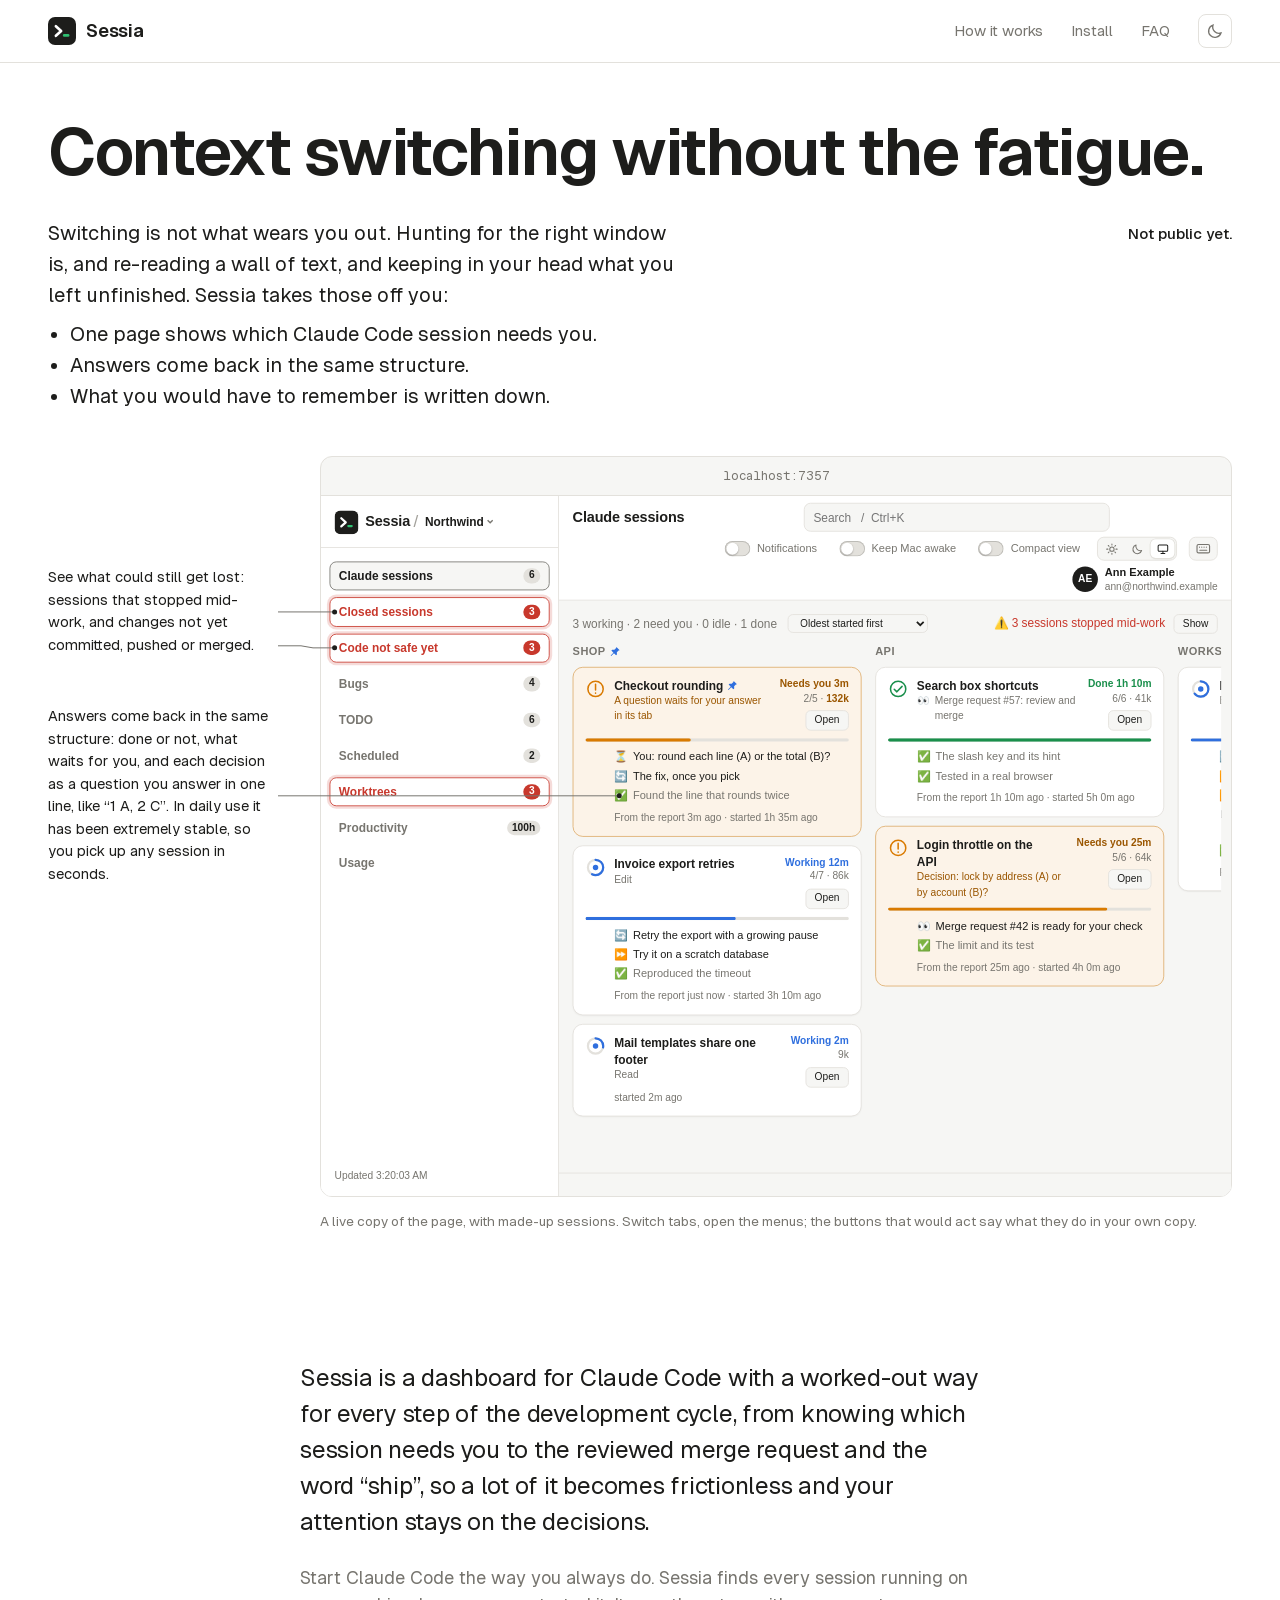
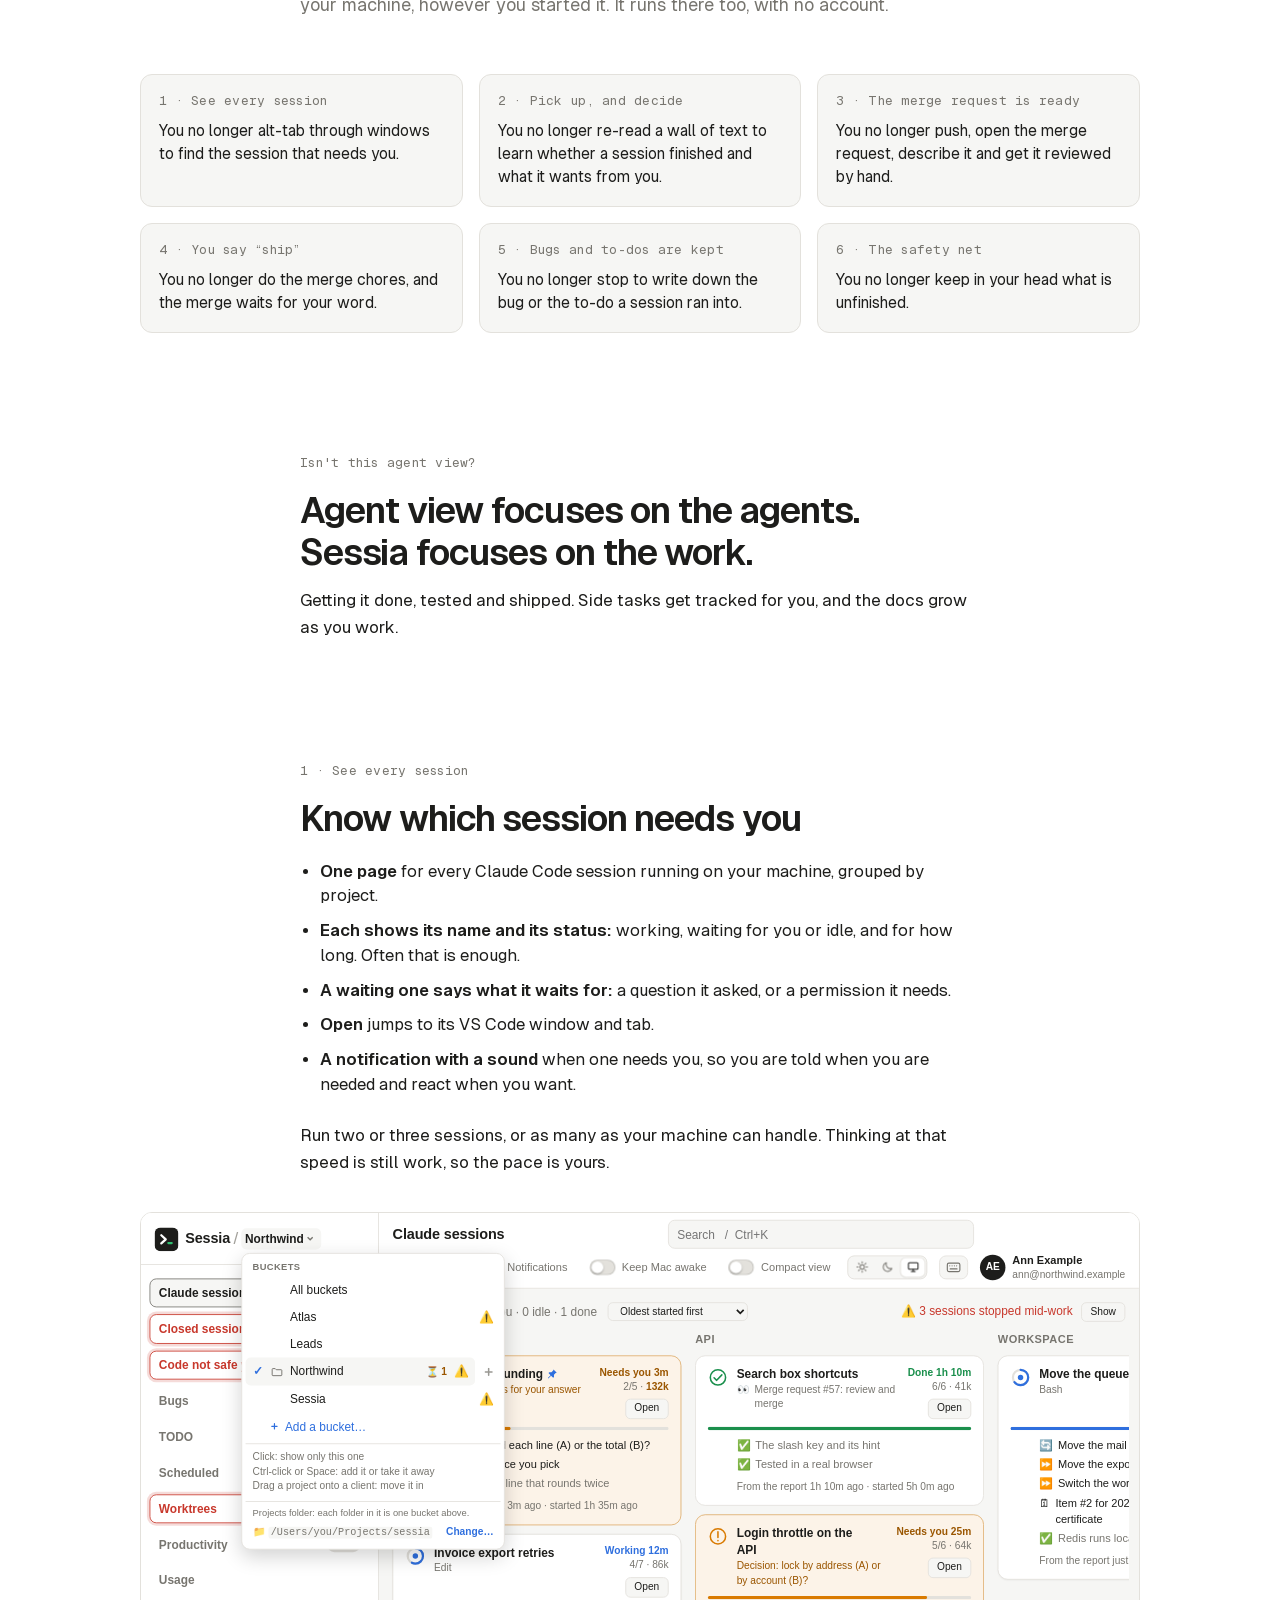
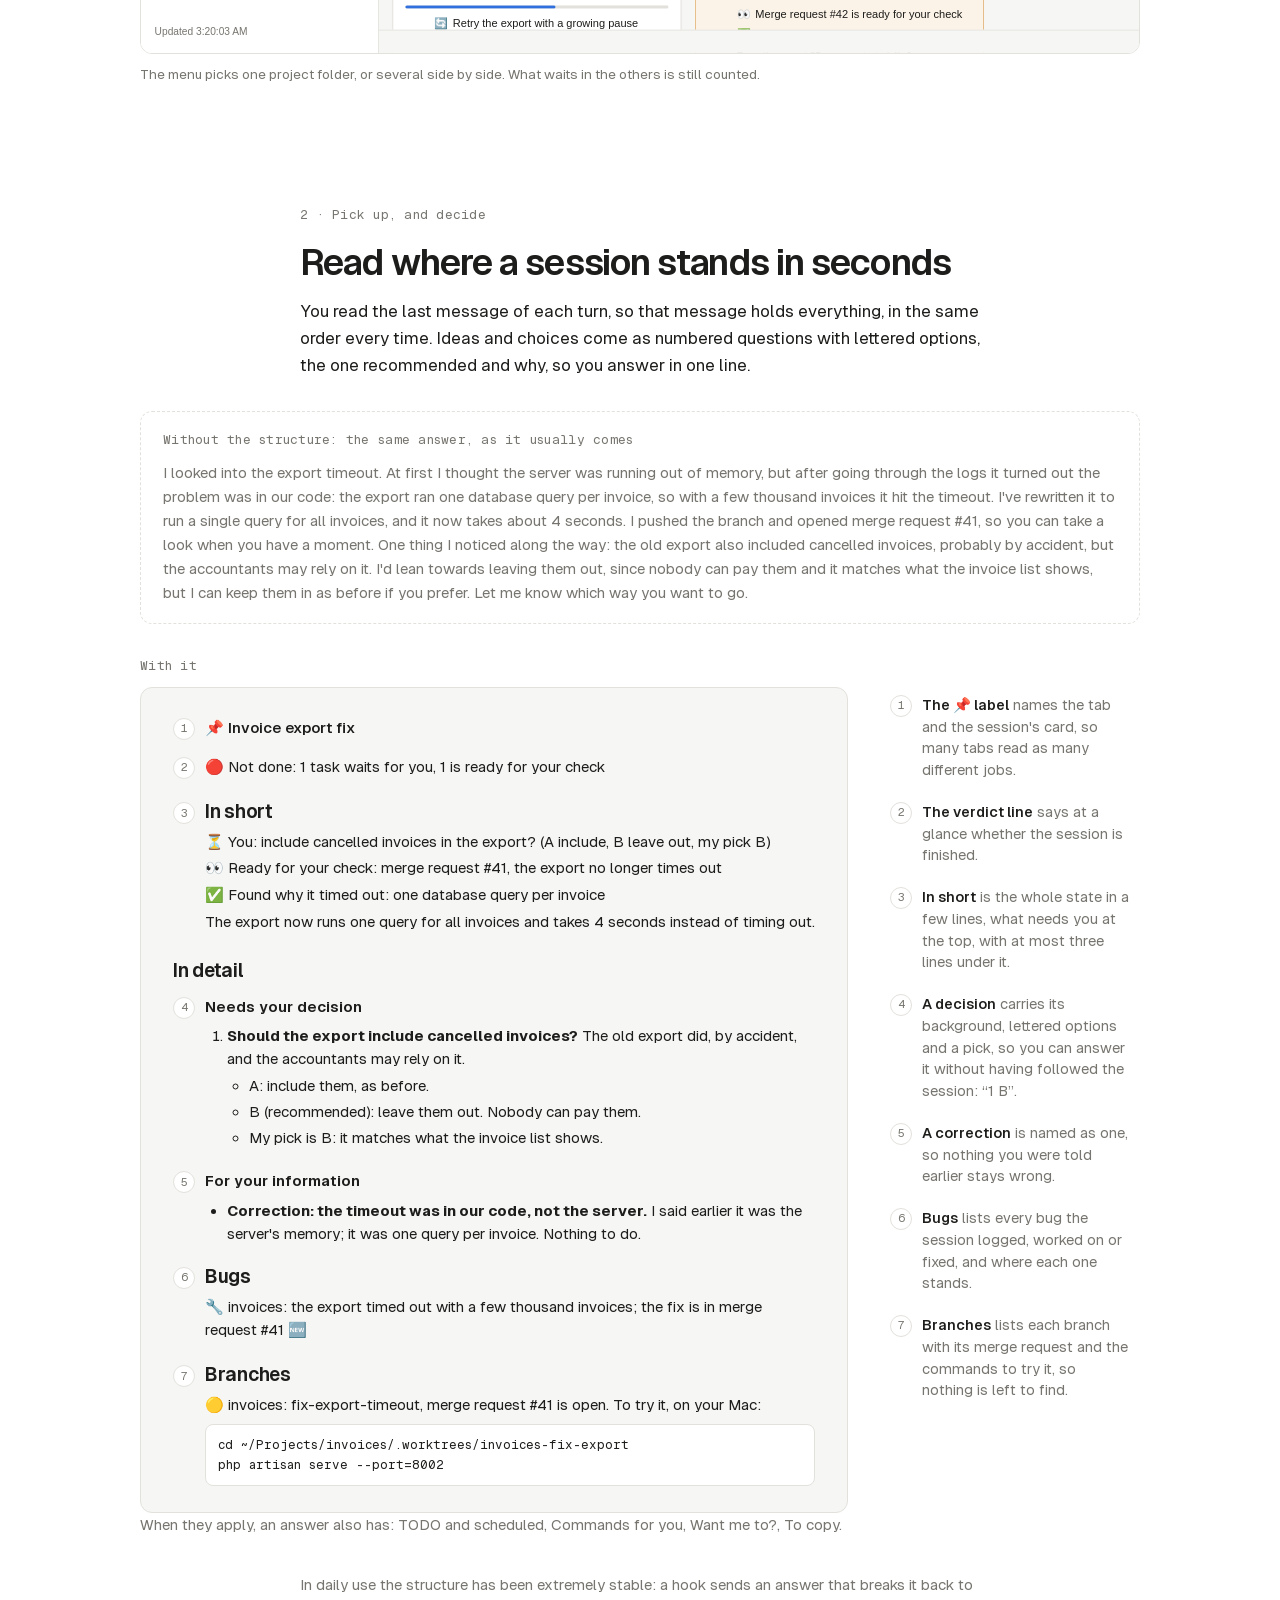
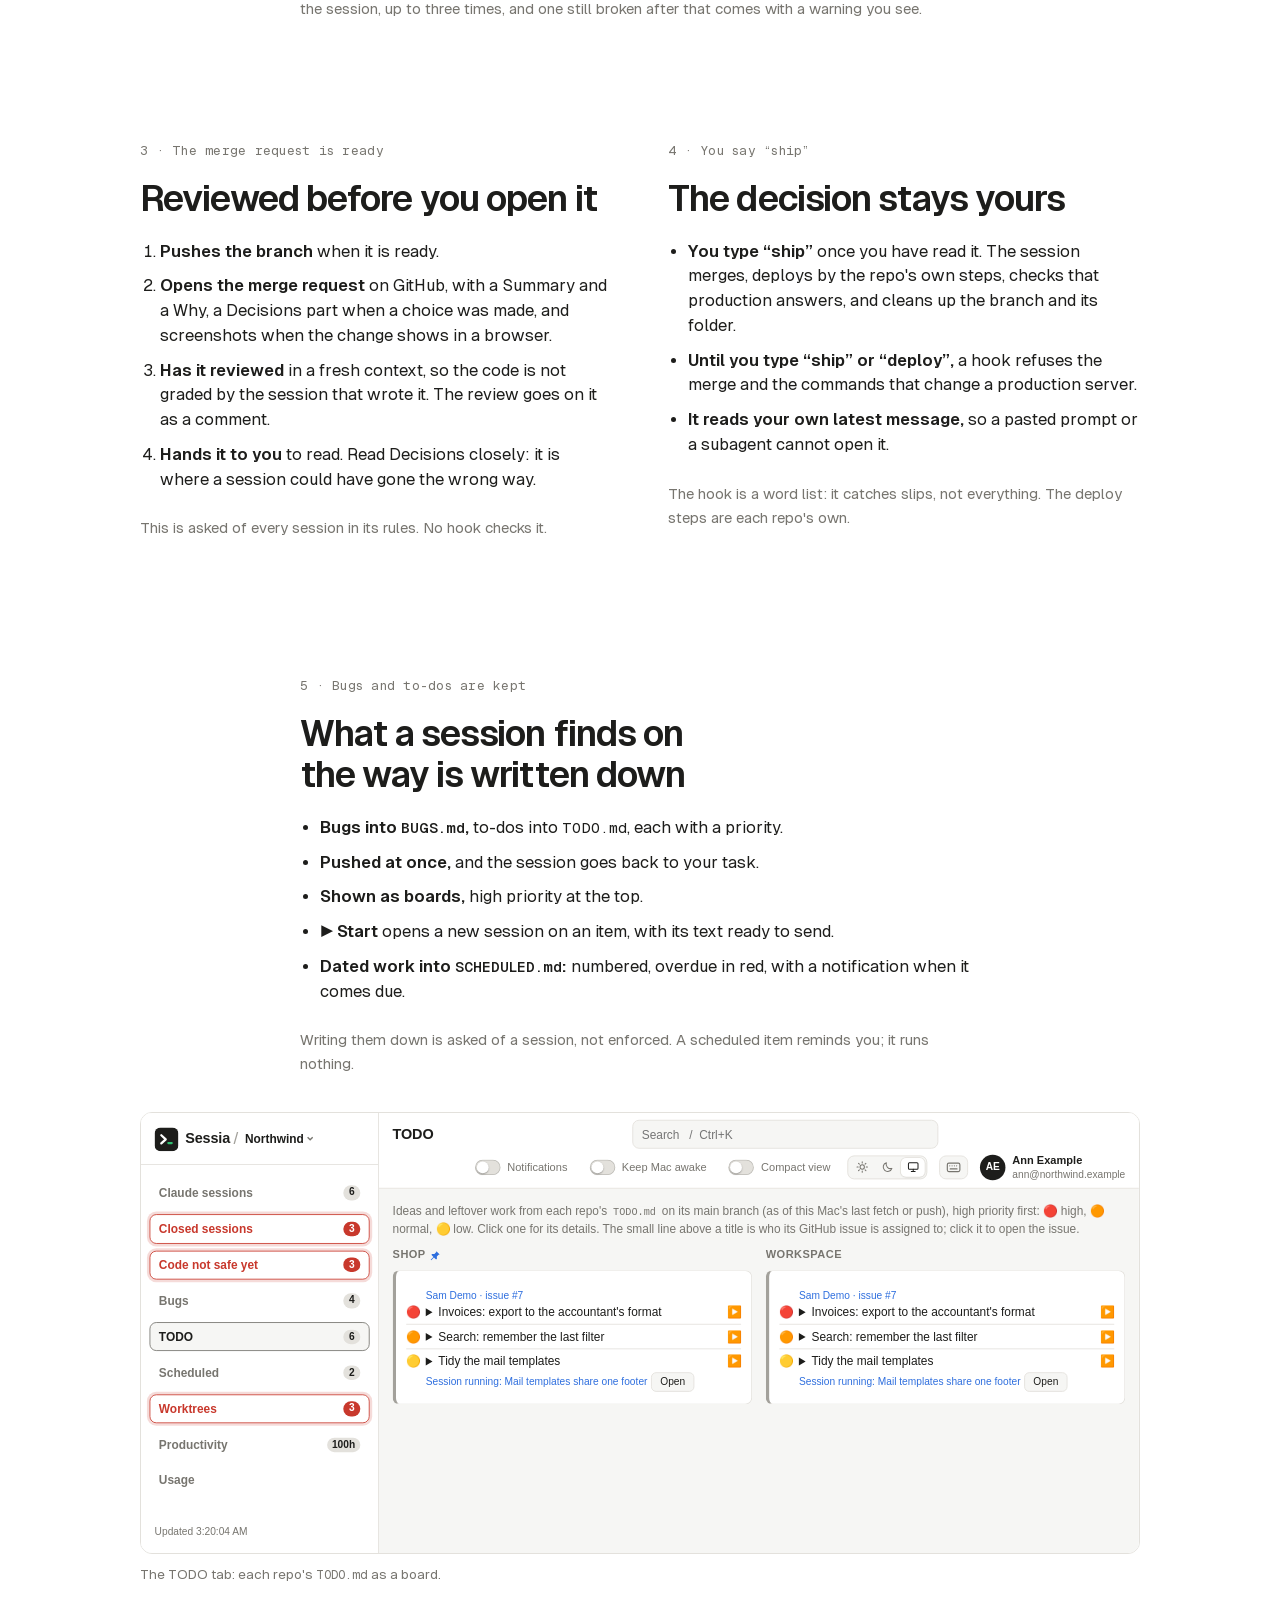
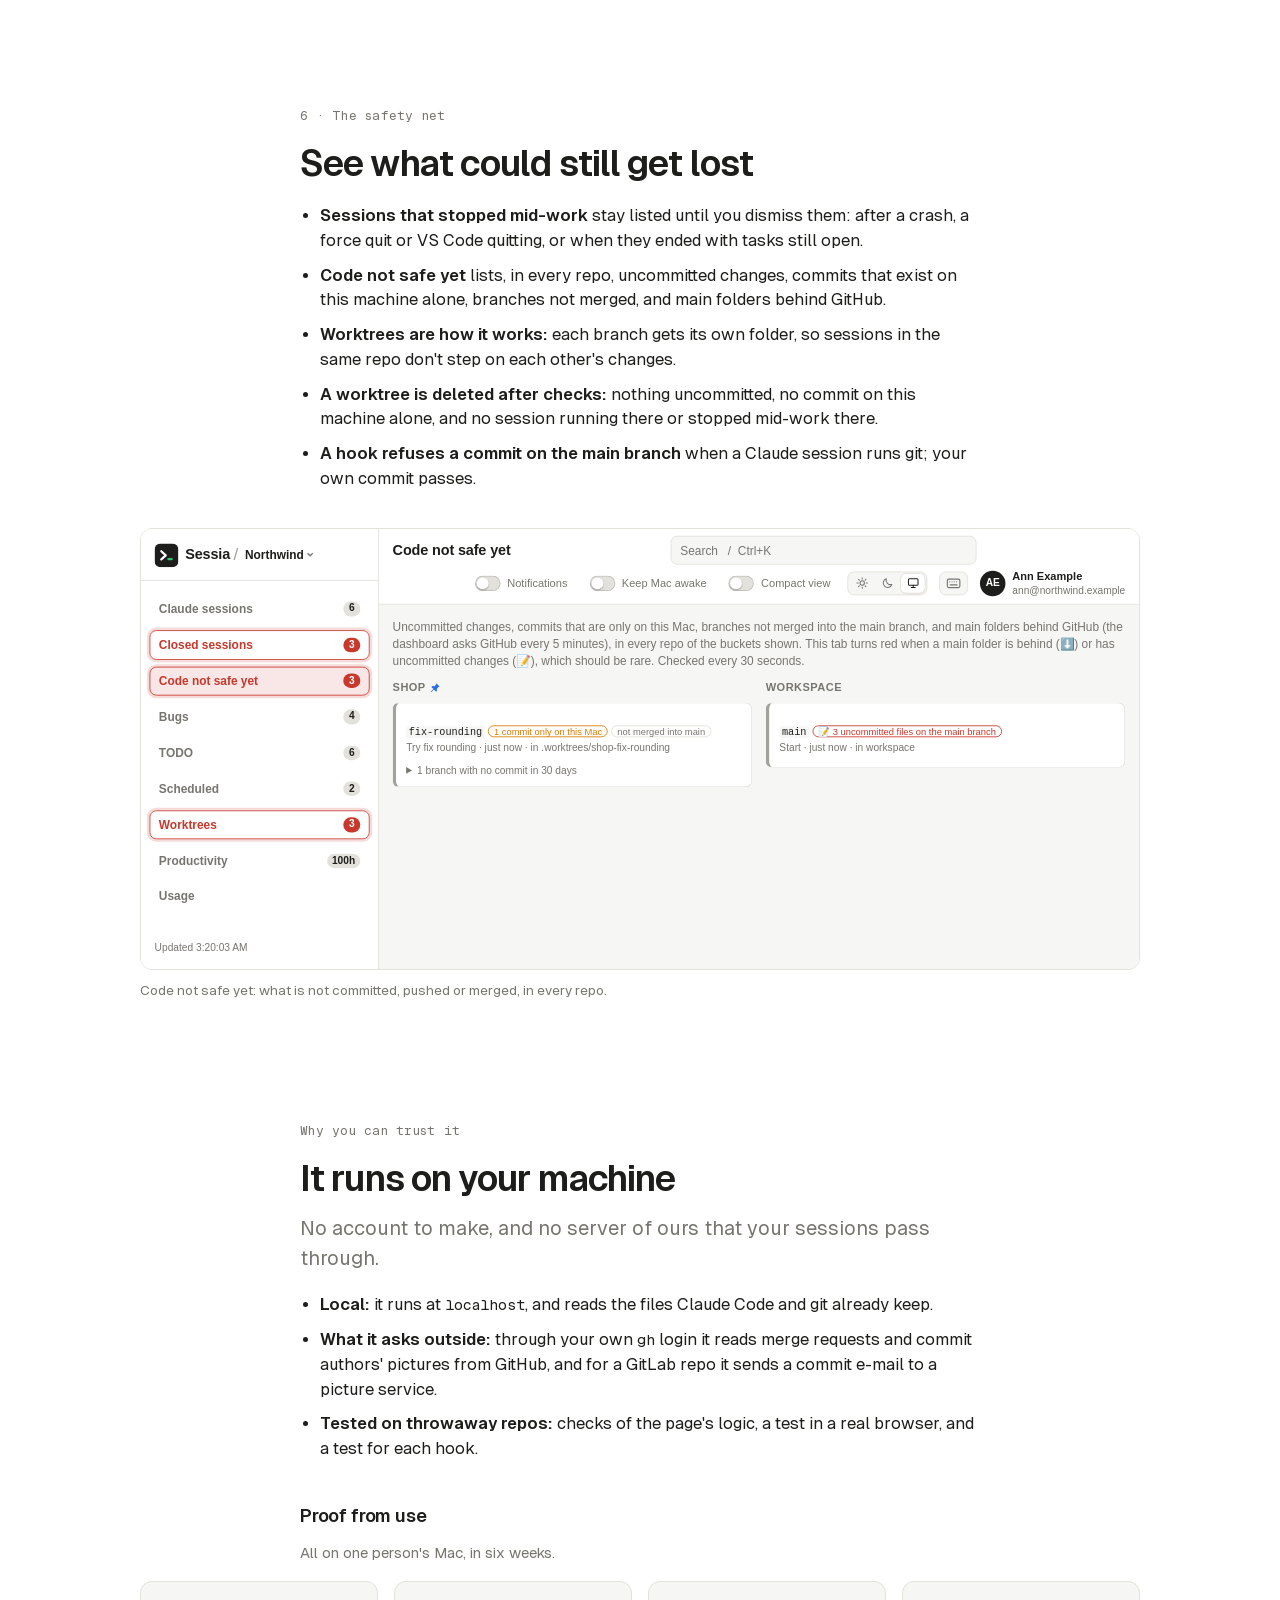
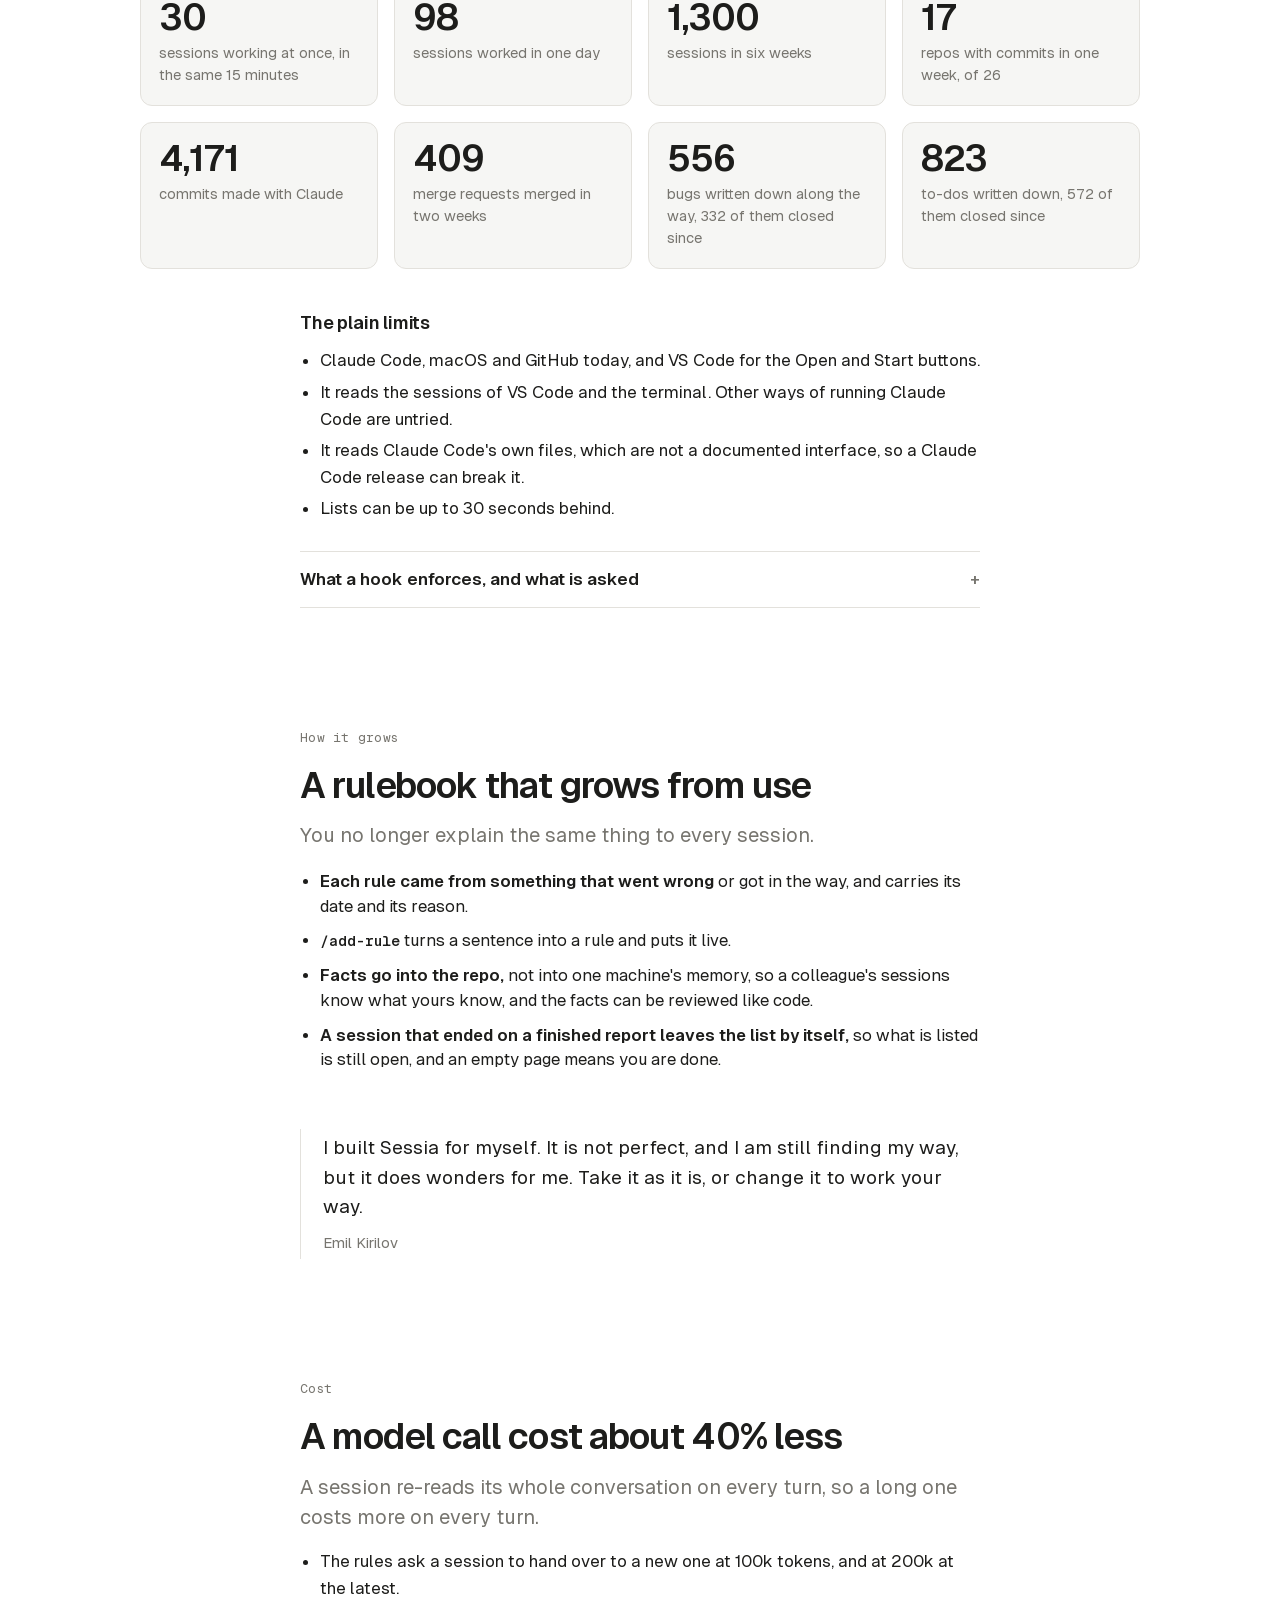
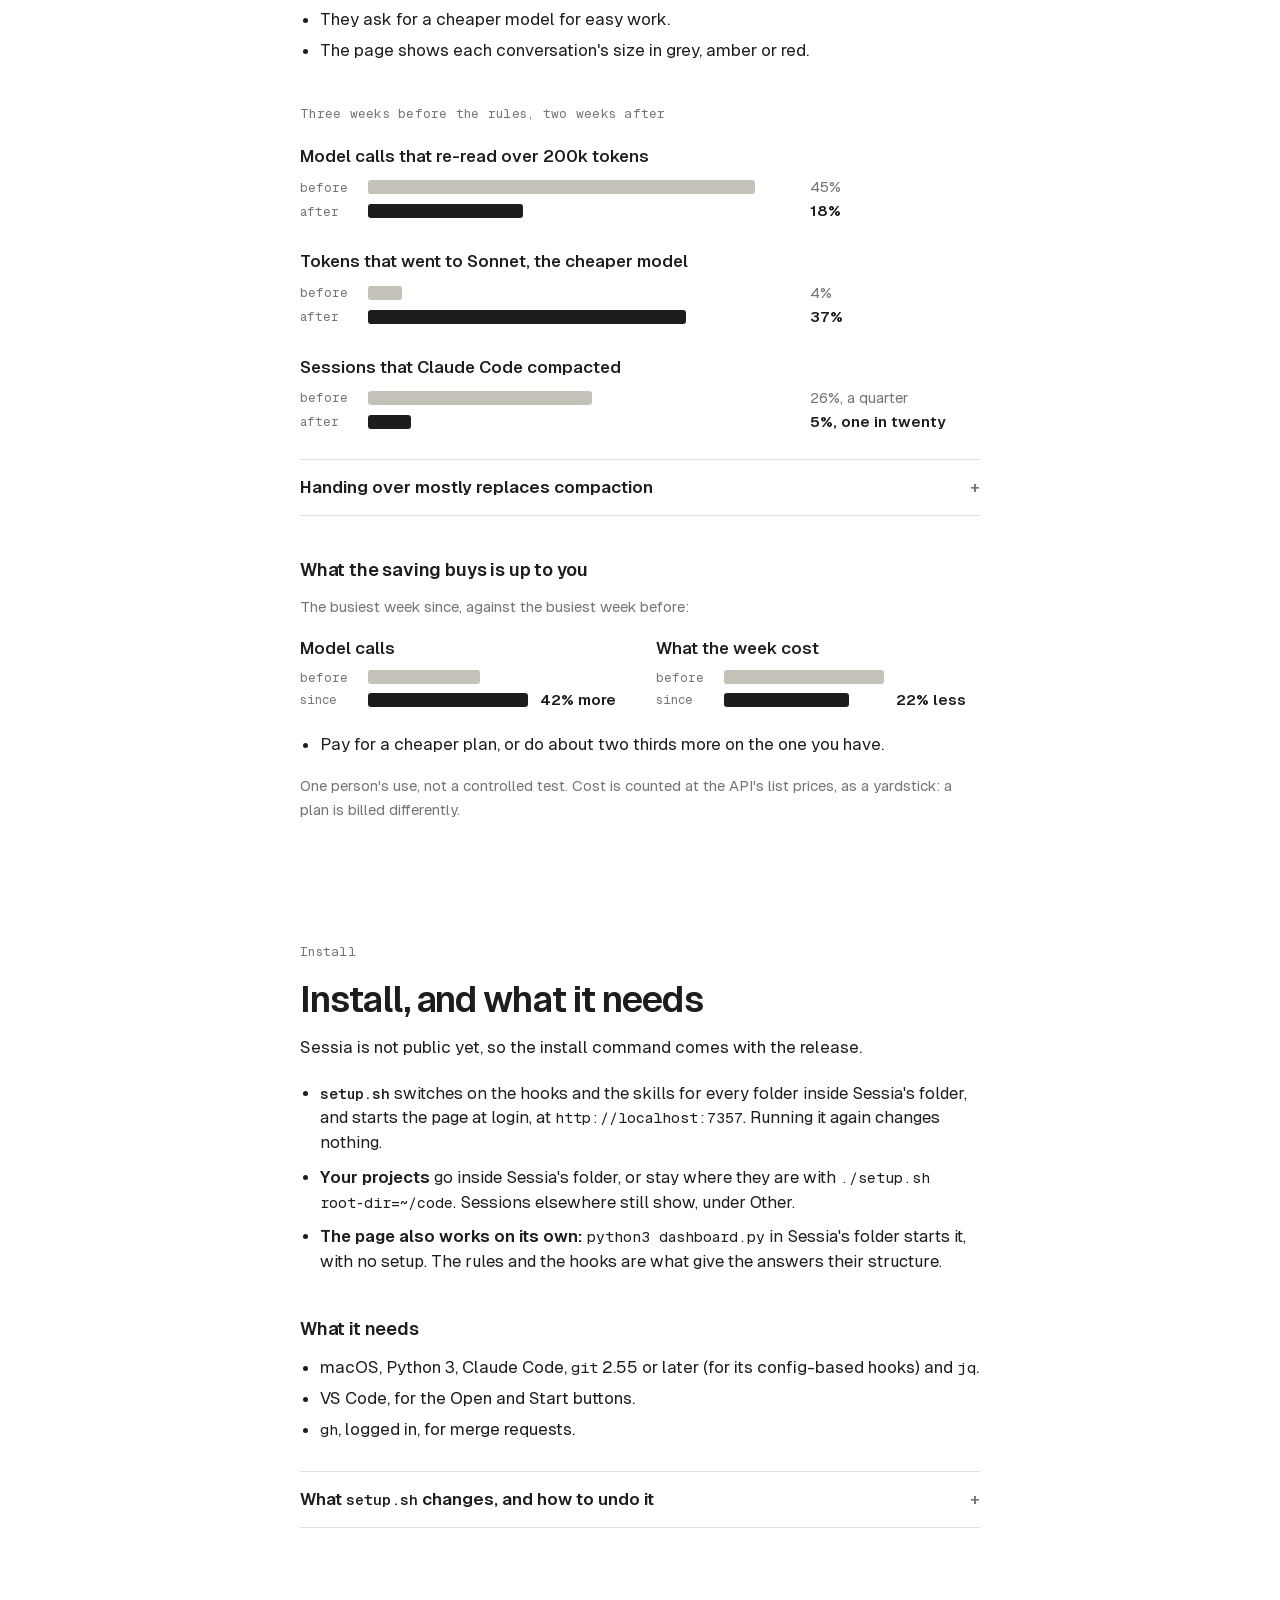
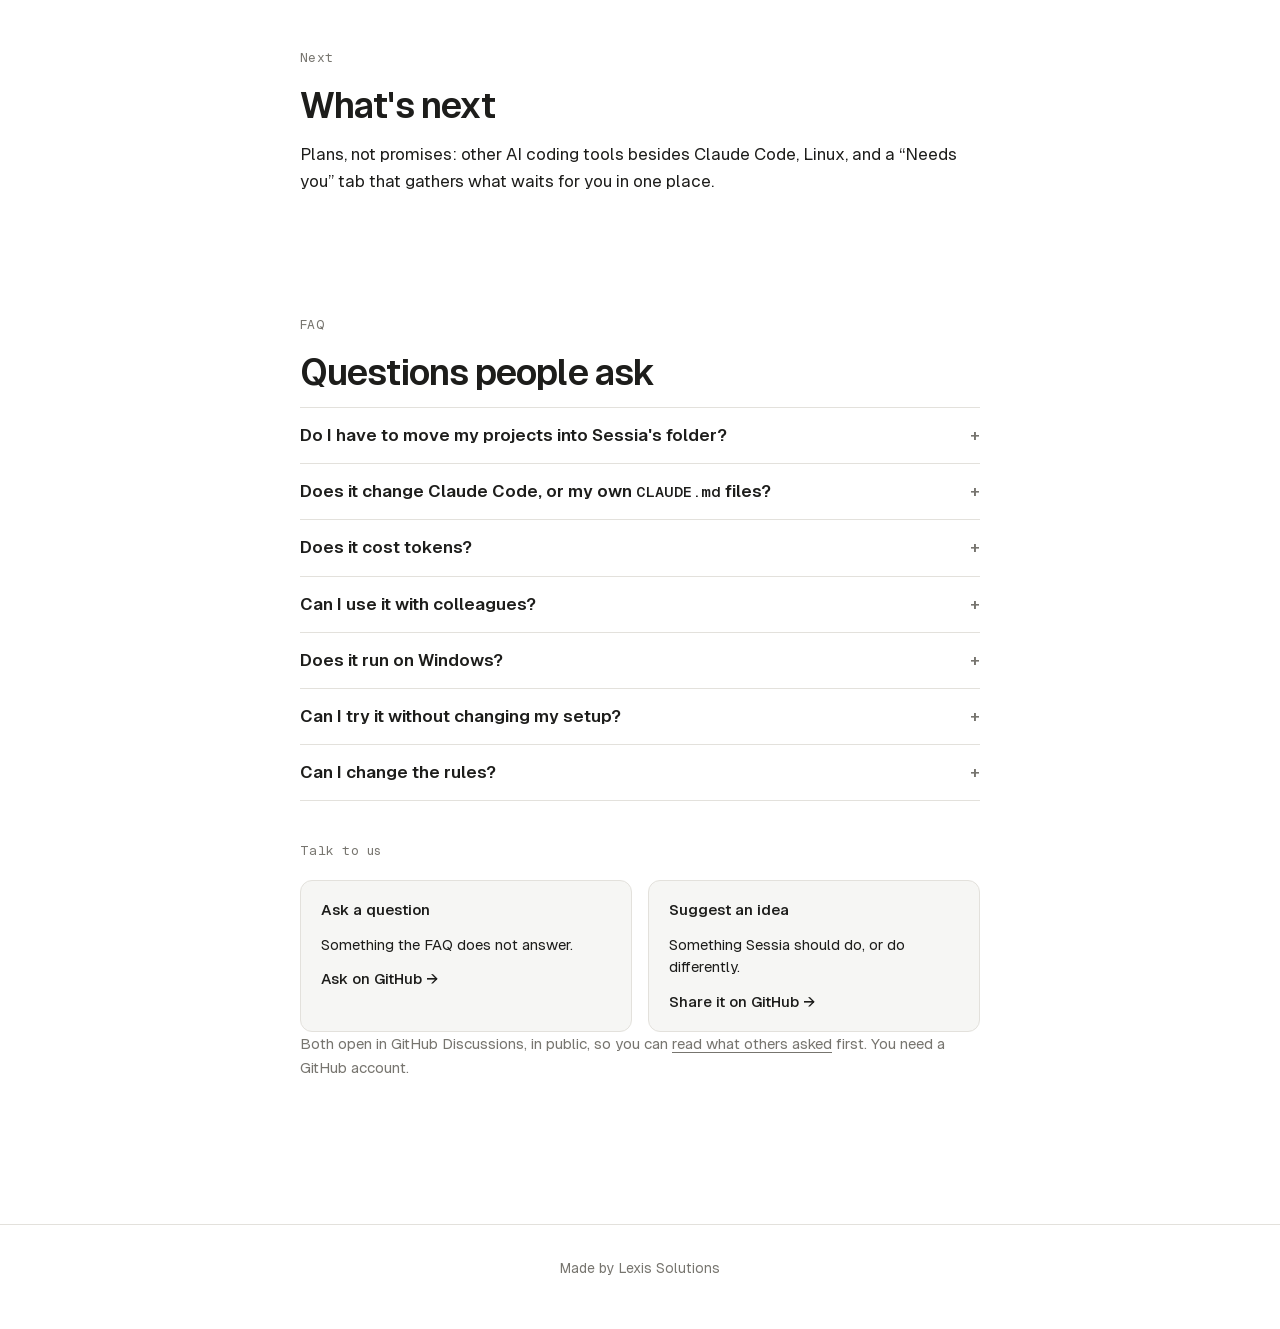
<file: index.html>
<!doctype html>
<html lang="en">
<head>
<meta charset="utf-8">
<meta name="viewport" content="width=device-width, initial-scale=1">
<title>Sessia: context switching without the fatigue</title>
<meta name="description" content="Sessia is a dashboard for Claude Code with a worked-out way for every step of the development cycle, from knowing which session needs you to the reviewed merge request and the word &quot;ship&quot;, so a lot of it becomes frictionless and your attention stays on the decisions.">
<link rel="icon" href="logo.svg" type="image/svg+xml">
<link rel="preload" href="fonts/Geist-Variable.woff2" as="font" type="font/woff2" crossorigin>
<link rel="stylesheet" href="style.css">
<!-- The theme the visitor picked, before the first paint. The same key and format as Sessia's own page
     (a JSON string in localStorage "theme"), so the live copy below opens in the same theme. -->
<script>
  try { var t = JSON.parse(localStorage.getItem('theme')); if (t === 'light' || t === 'dark') document.documentElement.dataset.theme = t; } catch {}
</script>
<script src="site.js" defer></script>
</head>
<body>

<header class="bar">
  <a class="brand" href="#top" aria-label="Sessia, to the top">
    <svg viewBox="0 0 32 32" aria-hidden="true">
      <rect width="32" height="32" rx="8" fill="var(--text)"/>
      <path d="M9 10.5l6 5.5-6 5.5" fill="none" stroke="var(--bg)" stroke-width="3" stroke-linecap="round" stroke-linejoin="round"/>
      <rect x="17" y="19.5" width="7.5" height="3" rx="1.5" fill="#2fbf71"/>
    </svg>
    Sessia
  </a>
  <nav>
    <a href="#how">How it works</a>
    <a href="#install">Install</a>
    <a href="#faq">FAQ</a>
    <a data-github data-released>GitHub</a>
    <button type="button" class="theme" id="theme" aria-label="Switch to the light theme">
      <svg class="sun" viewBox="0 0 20 20" aria-hidden="true"><circle cx="10" cy="10" r="3.4"/><path d="M10 1.8v1.9M10 16.3v1.9M1.8 10h1.9M16.3 10h1.9M4.2 4.2l1.35 1.35M14.45 14.45l1.35 1.35M4.2 15.8l1.35-1.35M14.45 5.55l1.35-1.35"/></svg>
      <svg class="moon" viewBox="0 0 20 20" aria-hidden="true"><path d="M16.6 12.2A7 7 0 0 1 7.8 3.4a7 7 0 1 0 8.8 8.8z"/></svg>
    </button>
  </nav>
</header>

<main id="top">

<section class="hero">
  <h1>Context switching without the fatigue.</h1>
  <div class="under">
    <div class="lede">
      <p>Switching is not what wears you out. Hunting for the right window is, and re-reading a wall of text, and keeping in your head what you left unfinished. Sessia takes those off you:</p>
      <ul>
        <li>One page shows which Claude Code session needs you.</li>
        <li>Answers come back in the same structure.</li>
        <li>What you would have to remember is written down.</li>
      </ul>
    </div>
    <div class="act buttons">
      <button type="button" class="pill" data-released data-copy-clone aria-label="Copy the install command"><span aria-hidden="true">$</span> <code data-clone></code></button>
      <a class="more" data-github data-released>View on GitHub →</a>
      <span class="more" data-unreleased>Not public yet.</span>
    </div>
  </div>

  <div class="stage">
    <div class="notes">
      <p class="note" id="note-answers">Answers come back in the same structure: done or not, what waits for you, and each decision as a question you answer in one line, like “1 A, 2 C”. In daily use it has been extremely stable, so you pick up any session in seconds.</p>
      <p class="note" id="note-lost">See what could still get lost: sessions that stopped mid-work, and changes not yet committed, pushed or merged.</p>
    </div>
    <div class="window">
      <div class="window-bar">localhost:7357</div>
      <div class="viewport"><iframe id="live" src="live/" title="A live copy of Sessia's page, with made-up data: switch tabs and open menus"></iframe></div>
    </div>
    <svg class="leaders" id="leaders" aria-hidden="true"></svg>
  </div>
  <p class="caption">A live copy of the page, with made-up sessions. Switch tabs, open the menus; the buttons that would act say what they do in your own copy.</p>
</section>

<section class="opening" id="how">
  <p>Sessia is a dashboard for Claude Code with a worked-out way for every step of the development cycle, from knowing which session needs you to the reviewed merge request and the word “ship”, so a lot of it becomes frictionless and your attention stays on the decisions.</p>
  <p class="practical">Start Claude Code the way you always do. Sessia finds every session running on your machine, however you started it. It runs there too, with no account.</p>
  <ol class="day">
    <li><a class="label" href="#see">1 · See every session</a>You no longer alt-tab through windows to find the session that needs you.</li>
    <li><a class="label" href="#pick-up">2 · Pick up, and decide</a>You no longer re-read a wall of text to learn whether a session finished and what it wants from you.</li>
    <li><a class="label" href="#merge-request">3 · The merge request is ready</a>You no longer push, open the merge request, describe it and get it reviewed by hand.</li>
    <li><a class="label" href="#ship">4 · You say “ship”</a>You no longer do the merge chores, and the merge waits for your word.</li>
    <li><a class="label" href="#backlog">5 · Bugs and to-dos are kept</a>You no longer stop to write down the bug or the to-do a session ran into.</li>
    <li><a class="label" href="#safety-net">6 · The safety net</a>You no longer keep in your head what is unfinished.</li>
  </ol>
</section>

<section class="part" id="agent-view">
  <p class="label">Isn't this agent view?</p>
  <h2>Agent view focuses on the agents. Sessia focuses on the work.</h2>
  <p>Getting it done, tested and shipped. Side tasks get tracked for you, and the docs grow as you work.</p>
</section>

<section class="part" id="see">
  <p class="label">1 · See every session</p>
  <h2>Know which session needs you</h2>
  <ul class="parts glance">
    <li><b>One page</b> for every Claude Code session running on your machine, grouped by project.</li>
    <li><b>Each shows its name and its status:</b> working, waiting for you or idle, and for how long. Often that is enough.</li>
    <li><b>A waiting one says what it waits for:</b> a question it asked, or a permission it needs.</li>
    <li><b>Open</b> jumps to its VS Code window and tab.</li>
    <li><b>A notification with a sound</b> when one needs you, so you are told when you are needed and react when you want.</li>
  </ul>
  <p>Run two or three sessions, or as many as your machine can handle. Thinking at that speed is still work, so the pace is yours.</p>
  <figure class="shot">
    <div class="window"><div class="viewport"><iframe src="live/?tab=running&amp;menu" title="A live copy of Sessia's page with the project menu open: each project with what waits in it" loading="lazy"></iframe></div></div>
    <figcaption>The menu picks one project folder, or several side by side. What waits in the others is still counted.</figcaption>
  </figure>
</section>

<section class="part" id="pick-up">
  <p class="label">2 · Pick up, and decide</p>
  <h2>Read where a session stands in seconds</h2>
  <p>You read the last message of each turn, so that message holds everything, in the same order every time. Ideas and choices come as numbered questions with lettered options, the one recommended and why, so you answer in one line.</p>
  <div class="before">
    <p class="label">Without the structure: the same answer, as it usually comes</p>
    <p>I looked into the export timeout. At first I thought the server was running out of memory, but after going through the logs it turned out the problem was in our code: the export ran one database query per invoice, so with a few thousand invoices it hit the timeout. I've rewritten it to run a single query for all invoices, and it now takes about 4 seconds. I pushed the branch and opened merge request #41, so you can take a look when you have a moment. One thing I noticed along the way: the old export also included cancelled invoices, probably by accident, but the accountants may rely on it. I'd lean towards leaving them out, since nobody can pay them and it matches what the invoice list shows, but I can keep them in as before if you prefer. Let me know which way you want to go.</p>
  </div>
  <p class="label with">With it</p>
  <div class="answer">
    <div>
      <div class="reply">
        <div class="seg" data-k="1"><span class="n">1</span><p class="lead">📌 Invoice export fix</p></div>
        <div class="seg" data-k="2"><span class="n">2</span><p>🔴 Not done: 1 task waits for you, 1 is ready for your check</p></div>
        <div class="seg" data-k="3"><span class="n">3</span>
          <h4>In short</h4>
          <ul class="status">
            <li>⏳ You: include cancelled invoices in the export? (A include, B leave out, my pick B)</li>
            <li>👀 Ready for your check: merge request #41, the export no longer times out</li>
            <li>✅ Found why it timed out: one database query per invoice</li>
          </ul>
          <p>The export now runs one query for all invoices and takes 4 seconds instead of timing out.</p>
        </div>
        <h4 class="fade in-detail">In detail</h4>
        <div class="seg" data-k="4"><span class="n">4</span>
          <h5>Needs your decision</h5>
          <ol>
            <li><b>Should the export include cancelled invoices?</b> The old export did, by accident, and the accountants may rely on it.
              <ul>
                <li>A: include them, as before.</li>
                <li>B (recommended): leave them out. Nobody can pay them.</li>
                <li>My pick is B: it matches what the invoice list shows.</li>
              </ul>
            </li>
          </ol>
        </div>
        <div class="seg" data-k="5"><span class="n">5</span>
          <h5>For your information</h5>
          <ul>
            <li><b>Correction: the timeout was in our code, not the server.</b> I said earlier it was the server's memory; it was one query per invoice. Nothing to do.</li>
          </ul>
        </div>
        <div class="seg" data-k="6"><span class="n">6</span>
          <h4>Bugs</h4>
          <p>🔧 invoices: the export timed out with a few thousand invoices; the fix is in merge request #41 🆕</p>
        </div>
        <div class="seg" data-k="7"><span class="n">7</span>
          <h4>Branches</h4>
          <p>🟡 invoices: fix-export-timeout, merge request #41 is open. To try it, on your Mac:</p>
          <pre><code>cd ~/Projects/invoices/.worktrees/invoices-fix-export
php artisan serve --port=8002</code></pre>
        </div>
      </div>
      <p class="aside">When they apply, an answer also has: TODO and scheduled, Commands for you, Want me to?, To copy.</p>
    </div>
    <ol class="parts">
      <li data-k="1"><span class="n">1</span><span><b>The 📌 label</b> names the tab and the session's card, so many tabs read as many different jobs.</span></li>
      <li data-k="2"><span class="n">2</span><span><b>The verdict line</b> says at a glance whether the session is finished.</span></li>
      <li data-k="3"><span class="n">3</span><span><b>In short</b> is the whole state in a few lines, what needs you at the top, with at most three lines under it.</span></li>
      <li data-k="4"><span class="n">4</span><span><b>A decision</b> carries its background, lettered options and a pick, so you can answer it without having followed the session: “1 B”.</span></li>
      <li data-k="5"><span class="n">5</span><span><b>A correction</b> is named as one, so nothing you were told earlier stays wrong.</span></li>
      <li data-k="6"><span class="n">6</span><span><b>Bugs</b> lists every bug the session logged, worked on or fixed, and where each one stands.</span></li>
      <li data-k="7"><span class="n">7</span><span><b>Branches</b> lists each branch with its merge request and the commands to try it, so nothing is left to find.</span></li>
    </ol>
  </div>
  <p class="aside">In daily use the structure has been extremely stable: a hook sends an answer that breaks it back to the session, up to three times, and one still broken after that comes with a warning you see.</p>
</section>

<div class="pair">
<section class="part" id="merge-request">
  <p class="label">3 · The merge request is ready</p>
  <h2>Reviewed before you open it</h2>
  <ol class="parts glance">
    <li><b>Pushes the branch</b> when it is ready.</li>
    <li><b>Opens the merge request</b> on GitHub, with a Summary and a Why, a Decisions part when a choice was made, and screenshots when the change shows in a browser.</li>
    <li><b>Has it reviewed</b> in a fresh context, so the code is not graded by the session that wrote it. The review goes on it as a comment.</li>
    <li><b>Hands it to you</b> to read. Read Decisions closely: it is where a session could have gone the wrong way.</li>
  </ol>
  <p class="aside">This is asked of every session in its rules. No hook checks it.</p>
</section>

<section class="part" id="ship">
  <p class="label">4 · You say “ship”</p>
  <h2>The decision stays yours</h2>
  <ul class="parts glance">
    <li><b>You type “ship”</b> once you have read it. The session merges, deploys by the repo's own steps, checks that production answers, and cleans up the branch and its folder.</li>
    <li><b>Until you type “ship” or “deploy”,</b> a hook refuses the merge and the commands that change a production server.</li>
    <li><b>It reads your own latest message,</b> so a pasted prompt or a subagent cannot open it.</li>
  </ul>
  <p class="aside">The hook is a word list: it catches slips, not everything. The deploy steps are each repo's own.</p>
</section>
</div>

<section class="part" id="backlog">
  <p class="label">5 · Bugs and to-dos are kept</p>
  <h2>What a session finds on the way is written down</h2>
  <ul class="parts glance">
    <li><b>Bugs into <code>BUGS.md</code>,</b> to-dos into <code>TODO.md</code>, each with a priority.</li>
    <li><b>Pushed at once,</b> and the session goes back to your task.</li>
    <li><b>Shown as boards,</b> high priority at the top.</li>
    <li><b>▶️ Start</b> opens a new session on an item, with its text ready to send.</li>
    <li><b>Dated work into <code>SCHEDULED.md</code>:</b> numbered, overdue in red, with a notification when it comes due.</li>
  </ul>
  <p class="aside">Writing them down is asked of a session, not enforced. A scheduled item reminds you; it runs nothing.</p>
  <figure class="shot">
    <div class="window"><div class="viewport"><iframe src="live/?tab=todo" title="A live copy of Sessia's TODO tab: each repo's TODO.md as a board, high priority at the top" loading="lazy"></iframe></div></div>
    <figcaption>The TODO tab: each repo's <code>TODO.md</code> as a board.</figcaption>
  </figure>
</section>

<section class="part" id="safety-net">
  <p class="label">6 · The safety net</p>
  <h2>See what could still get lost</h2>
  <ul class="parts glance">
    <li><b>Sessions that stopped mid-work</b> stay listed until you dismiss them: after a crash, a force quit or VS Code quitting, or when they ended with tasks still open.</li>
    <li><b>Code not safe yet</b> lists, in every repo, uncommitted changes, commits that exist on this machine alone, branches not merged, and main folders behind GitHub.</li>
    <li><b>Worktrees are how it works:</b> each branch gets its own folder, so sessions in the same repo don't step on each other's changes.</li>
    <li><b>A worktree is deleted after checks:</b> nothing uncommitted, no commit on this machine alone, and no session running there or stopped mid-work there.</li>
    <li><b>A hook refuses a commit on the main branch</b> when a Claude session runs git; your own commit passes.</li>
  </ul>
  <figure class="shot">
    <div class="window"><div class="viewport"><iframe src="live/?tab=code" title="A live copy of Sessia's Code not safe yet tab: uncommitted changes and branches not pushed or merged, per repo" loading="lazy"></iframe></div></div>
    <figcaption>Code not safe yet: what is not committed, pushed or merged, in every repo.</figcaption>
  </figure>
</section>

<section class="part" id="trust">
  <p class="label">Why you can trust it</p>
  <h2>It runs on your machine</h2>
  <p class="off">No account to make, and no server of ours that your sessions pass through.</p>
  <ul class="parts glance">
    <li><b>Local:</b> it runs at <code>localhost</code>, and reads the files Claude Code and git already keep.</li>
    <li><b>What it asks outside:</b> through your own <code>gh</code> login it reads merge requests and commit authors' pictures from GitHub, and for a GitLab repo it sends a commit e-mail to a picture service.</li>
    <li><b>Tested on throwaway repos:</b> checks of the page's logic, a test in a real browser, and a test for each hook.</li>
  </ul>
  <h3>Proof from use</h3>
  <p class="aside">All on one person's Mac, in six weeks.</p>
  <ul class="stats">
    <li><b>30</b> sessions working at once, in the same 15 minutes</li>
    <li><b>98</b> sessions worked in one day</li>
    <li><b>1,300</b> sessions in six weeks</li>
    <li><b>17</b> repos with commits in one week, of 26</li>
    <li><b>4,171</b> commits made with Claude</li>
    <li><b>409</b> merge requests merged in two weeks</li>
    <li><b>556</b> bugs written down along the way, 332 of them closed since</li>
    <li><b>823</b> to-dos written down, 572 of them closed since</li>
  </ul>
  <h3>The plain limits</h3>
  <ul class="plain">
    <li>Claude Code, macOS and GitHub today, and VS Code for the Open and Start buttons.</li>
    <li>It reads the sessions of VS Code and the terminal. Other ways of running Claude Code are untried.</li>
    <li>It reads Claude Code's own files, which are not a documented interface, so a Claude Code release can break it.</li>
    <li>Lists can be up to 30 seconds behind.</li>
  </ul>
  <div class="faq fold">
    <details>
      <summary><span>What a hook enforces, and what is asked</span></summary>
  <dl class="honest">
    <dt>Enforced by a hook</dt>
    <dd>No commit on the main branch, and no push to it except the docs a session keeps, when a Claude session runs git (your own commit passes). Merging, and commands that change a production server, after you type “ship” or “deploy” in your own latest message. A merge request is closed with a comment that says why. Claude's own memory stays off. The shape of an answer: the label, the verdict line, the status list, the decision format, a scheduled item with its number and date; a broken answer is sent back up to three times, then passes with a warning you see.</dd>
    <dt>Checked by a cheap model</dt>
    <dd>That an answer stands on its own, and answers each question you asked.</dd>
    <dt>Asked of a session</dt>
    <dd>Staying on your task, plain English, cutting nothing you need, a worktree for every branch, opening the merge request and running the review, a cheaper model by default and handing over at 100k and 200k tokens (a hook can advise, not switch), and handing big reads to a subagent.</dd>
  </dl>
    </details>
  </div>
</section>

<section class="part" id="grows">
  <p class="label">How it grows</p>
  <h2>A rulebook that grows from use</h2>
  <p class="off">You no longer explain the same thing to every session.</p>
  <ul class="parts glance">
    <li><b>Each rule came from something that went wrong</b> or got in the way, and carries its date and its reason.</li>
    <li><b><code>/add-rule</code></b> turns a sentence into a rule and puts it live.</li>
    <li><b>Facts go into the repo,</b> not into one machine's memory, so a colleague's sessions know what yours know, and the facts can be reviewed like code.</li>
    <li><b>A session that ended on a finished report leaves the list by itself,</b> so what is listed is still open, and an empty page means you are done.</li>
  </ul>
  <blockquote class="personal">
    <p>I built Sessia for myself. It is not perfect, and I am still finding my way, but it does wonders for me. Take it as it is, or change it to work your way.</p>
    <footer>Emil Kirilov</footer>
  </blockquote>
</section>

<section class="part" id="cost">
  <p class="label">Cost</p>
  <h2>A model call cost about 40% less</h2>
  <p class="off">A session re-reads its whole conversation on every turn, so a long one costs more on every turn.</p>
  <ul class="plain">
    <li>The rules ask a session to hand over to a new one at 100k tokens, and at 200k at the latest.</li>
    <li>They ask for a cheaper model for easy work.</li>
    <li>The page shows each conversation's size in grey, amber or red.</li>
  </ul>

  <p class="label sub">Three weeks before the rules, two weeks after</p>
  <div class="charts">
    <div>
      <p class="title">Model calls that re-read over 200k tokens</p>
      <div class="bars">
        <small>before</small><span class="fill was" style="--w: 90%"></span><span>45%</span>
        <small>after</small><span class="fill" style="--w: 36%"></span><b>18%</b>
      </div>
    </div>
    <div>
      <p class="title">Tokens that went to Sonnet, the cheaper model</p>
      <div class="bars">
        <small>before</small><span class="fill was" style="--w: 8%"></span><span>4%</span>
        <small>after</small><span class="fill" style="--w: 74%"></span><b>37%</b>
      </div>
    </div>
    <div>
      <p class="title">Sessions that Claude Code compacted</p>
      <div class="bars">
        <small>before</small><span class="fill was" style="--w: 52%"></span><span>26%, a quarter</span>
        <small>after</small><span class="fill" style="--w: 10%"></span><b>5%, one in twenty</b>
      </div>
    </div>
  </div>

  <div class="faq fold">
    <details>
      <summary><span>Handing over mostly replaces compaction</span></summary>
  <div class="cards">
    <div>
      <p class="label">Compaction</p>
      <p>A summary Claude Code writes by itself.</p>
      <p>1 session in 4 → <b>1 in 20</b></p>
    </div>
    <div class="now">
      <p class="label">A hand-over</p>
      <p>A prompt the session writes on purpose, with what the next session needs. You can read it.</p>
      <p><span>almost none →</span> <b>44% of sessions</b></p>
    </div>
  </div>
    </details>
  </div>

  <h3>What the saving buys is up to you</h3>
  <p class="aside">The busiest week since, against the busiest week before:</p>
  <div class="charts two">
    <div>
      <p class="title">Model calls</p>
      <div class="bars">
        <small>before</small><span class="fill was" style="--w: 70%"></span><span></span>
        <small>since</small><span class="fill" style="--w: 100%"></span><b>42% more</b>
      </div>
    </div>
    <div>
      <p class="title">What the week cost</p>
      <div class="bars">
        <small>before</small><span class="fill was" style="--w: 100%"></span><span></span>
        <small>since</small><span class="fill" style="--w: 78%"></span><b>22% less</b>
      </div>
    </div>
  </div>
  <ul class="plain spend">
    <li>Pay for a cheaper plan, or do about two thirds more on the one you have.</li>
  </ul>
  <p class="aside">One person's use, not a controlled test. Cost is counted at the API's list prices, as a yardstick: a plan is billed differently.</p>
</section>

<section class="part" id="install">
  <p class="label">Install</p>
  <h2>Install, and what it needs</h2>
  <p data-unreleased>Sessia is not public yet, so the install command comes with the release.</p>
  <pre class="steps" data-released><code>cd ~/Projects
<button type="button" class="copy-line" data-copy-clone aria-label="Copy the git clone command"><span data-clone-to></span></button>
cd sessia &amp;&amp; ./setup.sh</code></pre>
  <ul class="parts glance">
    <li><b><code>setup.sh</code></b> switches on the hooks and the skills for every folder inside Sessia's folder, and starts the page at login, at <code>http://localhost:7357</code>. Running it again changes nothing.</li>
    <li><b>Your projects</b> go inside Sessia's folder, or stay where they are with <code>./setup.sh root-dir=~/code</code>. Sessions elsewhere still show, under Other.</li>
    <li><b>The page also works on its own:</b> <code>python3 dashboard.py</code> in Sessia's folder starts it, with no setup. The rules and the hooks are what give the answers their structure.</li>
  </ul>
  <h3>What it needs</h3>
  <ul class="plain">
    <li>macOS, Python 3, Claude Code, <code>git</code> 2.55 or later (for its config-based hooks) and <code>jq</code>.</li>
    <li>VS Code, for the Open and Start buttons.</li>
    <li><code>gh</code>, logged in, for merge requests.</li>
  </ul>
  <div class="faq fold">
    <details>
      <summary><span>What <code>setup.sh</code> changes, and how to undo it</span></summary>
  <p>Each change, with the command that takes it back, for Sessia in <code>~/Projects/sessia</code>. If you named another projects folder with <code>root-dir</code>, put that folder in place of <code>~/Projects/sessia</code> in the git hooks' line and in Claude's memory line. Everything else it writes stays inside Sessia's folder.</p>
  <dl class="honest undo">
    <dt>The page starts at login</dt>
    <dd>A login item in <code>~/Library/LaunchAgents/</code> starts the page and starts it again if it stops, with a log in <code>~/Library/Logs/</code>. The first line finds it by what it runs.
      <pre><code>P=$(grep -lF "$HOME/Projects/sessia/dashboard.py" ~/Library/LaunchAgents/*.plist)
launchctl bootout gui/$(id -u) "$P"
rm "$(plutil -extract StandardErrorPath raw "$P")" "$P"</code></pre></dd>
    <dt>The git hooks</dt>
    <dd>One line in <code>~/.gitconfig</code> switches them on for every repo inside Sessia's folder, and nowhere else.
      <pre><code>git config --global --unset "includeIf.gitdir:$HOME/Projects/sessia/.path"</code></pre></dd>
    <dt>The Claude Code hooks</dt>
    <dd>Six hooks in <code>~/.claude/settings.json</code>. Each does nothing in sessions outside Sessia's folder.
      <pre><code>jq --arg p "$HOME/Projects/sessia/" '.hooks |= (map_values(map(.hooks |= map(select(.command // "" | startswith($p) | not)) | select(.hooks | length > 0))) | with_entries(select(.value | length > 0)))' ~/.claude/settings.json > /tmp/settings.json && mv /tmp/settings.json ~/.claude/settings.json</code></pre></dd>
    <dt>Transcripts kept 90 days</dt>
    <dd>Claude Code keeps them 30 by default; <code>setup.sh</code> sets 90 in <code>~/.claude/settings.json</code> only when you had set nothing.
      <pre><code>jq 'del(.cleanupPeriodDays)' ~/.claude/settings.json > /tmp/settings.json && mv /tmp/settings.json ~/.claude/settings.json</code></pre></dd>
    <dt>The skills</dt>
    <dd>Links in <code>~/.claude/skills/</code> to <code>/add-rule</code>, <code>/review-mr</code> and <code>/move-in</code>.
      <pre><code>find ~/.claude/skills -maxdepth 1 -type l -lname "$HOME/Projects/sessia/.claude/skills/*" -delete</code></pre></dd>
    <dt>The model-advice mod</dt>
    <dd>A Claude Code plugin, from Sessia's own plugin source, that suggests a cheaper or stronger model before a message is sent.
      <pre><code>claude plugin uninstall model-advice@sessia
claude plugin marketplace remove sessia</code></pre></dd>
    <dt>Claude's own memory off</dt>
    <dd>Each repo in Sessia's folder gets <code>"autoMemoryEnabled": false</code> in its <code>.claude/settings.local.json</code>, which git there ignores.
      <pre><code>find ~/Projects/sessia -maxdepth 4 -path '*/.claude/settings.local.json' -not -path '*/.worktrees/*' -exec sh -c 'jq "del(.autoMemoryEnabled)" "$1" > "$1.tmp" && mv "$1.tmp" "$1"' _ {} \;</code></pre></dd>
    <dt>A projects folder named with <code>root-dir</code></dt>
    <dd>Links in that folder to Sessia's rules and hooks, and the folder's name in Sessia's own git settings. For <code>~/code</code>:
      <pre><code>rm ~/code/CLAUDE.md ~/code/.claude/on-demand ~/code/.claude/hooks
git -C ~/Projects/sessia config --unset sessia.root</code></pre></dd>
  </dl>
    </details>
  </div>
</section>

<section class="part">
  <p class="label">Next</p>
  <h2>What's next</h2>
  <p>Plans, not promises: other AI coding tools besides Claude Code, Linux, and a “Needs you” tab that gathers what waits for you in one place.</p>
</section>

<section class="part" id="faq">
  <p class="label">FAQ</p>
  <h2>Questions people ask</h2>
  <div class="faq">
    <details>
      <summary><span>Do I have to move my projects into Sessia's folder?</span></summary>
      <p>No. <code>./setup.sh root-dir=~/code</code> makes your own folder the projects folder: it links Sessia's rules and hooks into it, and stops if the folder already has a <code>CLAUDE.md</code> of its own. Its folders then make the page's menu, and the page can change the folder later.</p>
    </details>
    <details>
      <summary><span>Does it change Claude Code, or my own <code>CLAUDE.md</code> files?</span></summary>
      <p>Claude Code itself and your repos' own <code>CLAUDE.md</code> files stay as they are. Sessia's rules are a <code>CLAUDE.md</code> in the projects folder, which Claude Code reads above each project's own. The main changes <code>setup.sh</code> makes, to Claude Code's settings among them, are listed under Install, with how to undo them.</p>
    </details>
    <details>
      <summary><span>Does it cost tokens?</span></summary>
      <p>Sessia itself costs nothing. Its rules are about 37 KB of text that each session re-reads on every turn, and a cheap model, Haiku, checks some answers, so they add some tokens. They also ask for short conversations and cheaper models for easy work, and on one person's use a model call then cost about 40% less (<a href="#cost">Cost</a>).</p>
    </details>
    <details>
      <summary><span>Can I use it with colleagues?</span></summary>
      <p>Today each person runs Sessia on their own machine, for their own sessions, and there is no shared view. The facts and rules live in the repos, so a colleague's sessions know what yours know. Using it together is something we are thinking about.</p>
    </details>
    <details>
      <summary><span>Does it run on Windows?</span></summary>
      <p>The page does, started by hand with <code>start-sessia.cmd</code>, but <code>setup.sh</code>, the hooks and the start at login are macOS only.<span data-released> If you use it on Windows, open pull requests: help in that direction is welcome, and we will extend it quickly.</span> Some of that work is planned on a Windows machine of our own.</p>
    </details>
    <details>
      <summary><span>Can I try it without changing my setup?</span></summary>
      <p>Yes. The live copy at the top is the page with made-up sessions.<span data-released> In a clone, <code>python3 demo.py . 7399</code> runs it on made-up sessions at <code>localhost:7399</code>, and <code>python3 dashboard.py</code> starts it on your own sessions, with no setup.</span></p>
    </details>
    <details>
      <summary><span>Can I change the rules?</span></summary>
      <p>Yes. <code>/add-rule</code> turns a sentence into a rule and puts it live, or you edit them yourself: they are plain Markdown in Sessia's folder.<span data-released> Fork it if your way differs.</span></p>
    </details>
  </div>

  <p class="label sub">Talk to us</p>
  <div class="cards">
    <div class="now">
      <p class="title">Ask a question</p>
      <p>Something the FAQ does not answer.</p>
      <p><a class="more" data-discuss="new?category=q-a">Ask on GitHub →</a></p>
    </div>
    <div class="now">
      <p class="title">Suggest an idea</p>
      <p>Something Sessia should do, or do differently.</p>
      <p><a class="more" data-discuss="new?category=ideas">Share it on GitHub →</a></p>
    </div>
  </div>
  <p class="aside">Both open in GitHub Discussions, in public, so you can <a data-discuss>read what others asked</a> first. You need a GitHub account.</p>
</section>

</main>

<footer class="bottom">
  <a data-github data-released>GitHub</a>
  <span data-released><span data-license></span> license</span>
  <span>Made by <a href="https://www.lexis.solutions/" target="_blank" rel="noopener">Lexis Solutions</a></span>
</footer>

</body>
</html>
</file>
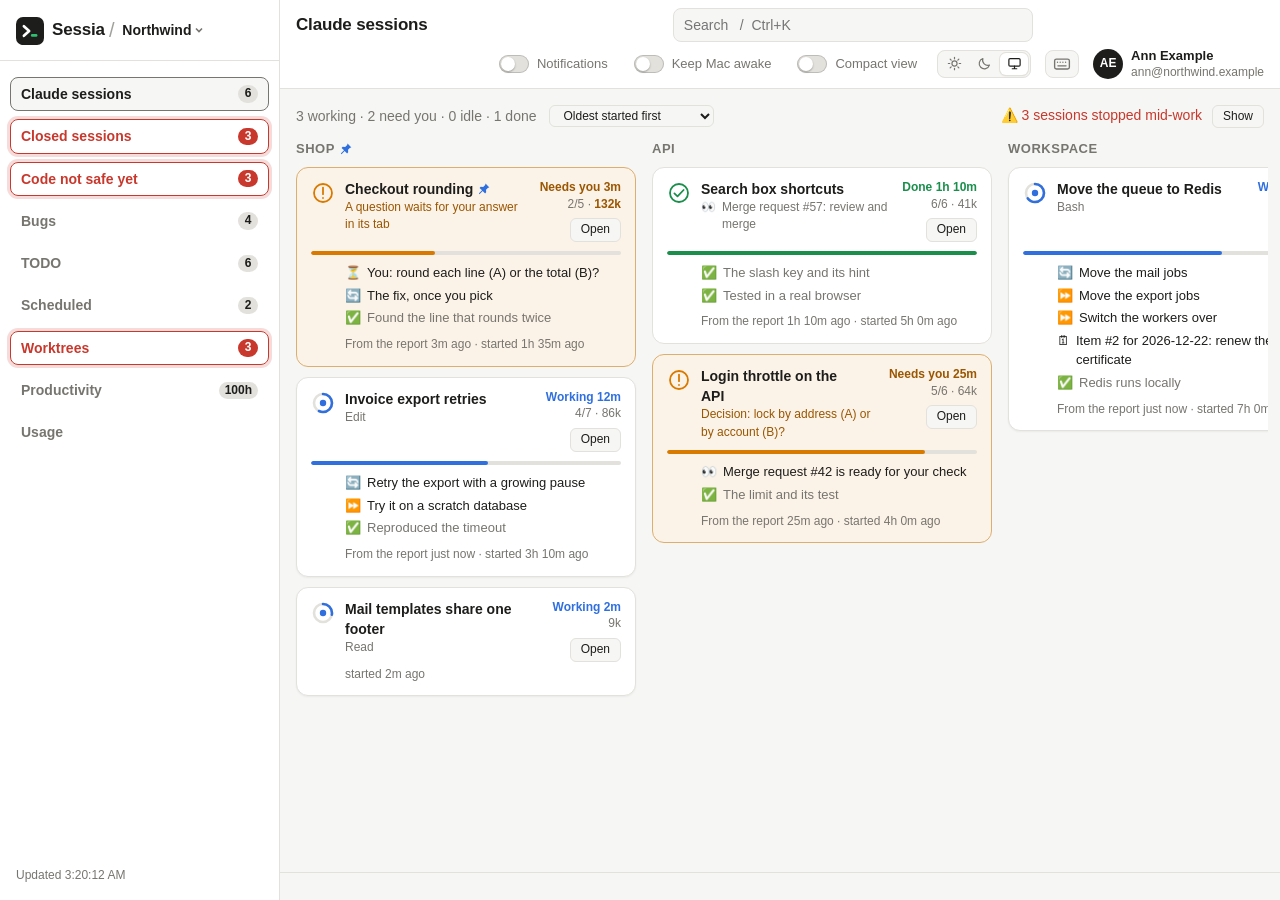
<file: live/index.html>
<!doctype html>
<html lang="en">
<head>
<meta charset="utf-8">
<meta name="viewport" content="width=device-width, initial-scale=1">
<title>Sessia</title>
<link rel="icon" id="favicon">
<!-- The theme picked in the header (light, dark, or auto: as the device is set), put on <html> before the
     first paint, so a dark page never flashes white. -->
<script>
  try { var t = JSON.parse(localStorage.getItem('theme')); } catch {}
  document.documentElement.dataset.theme = t === 'light' || t === 'dark' ? t : 'auto';
</script>
<!-- Everything the page draws is a component in its folder of sessia/, and main.js draws them all. -->
<script src="answers.js"></script>
<script type="module" src="main.js"></script>
<!-- The styles the whole page shares; each component adds its own (css() in core.js). -->
<link rel="stylesheet" href="page.css">
<!-- Served at / by sessia/server.py (page_file()); dashboard.py explains where the data comes from. -->
</head>
<body>
<!-- The left panel: the logo, the dashboard's name, the bucket menu, the menu of tabs with their counts, and when
     /data last answered. Drawn by a component (sessia/panel/panel.js). -->
<aside id="side"></aside>
<main>
<!-- The header: the open tab's name, the search box, the settings, each remembered per browser, and whose name git
     signs with in the first shown bucket (data.identity). Under it the line that says the server isn't running. Drawn by
     a component (sessia/header/header.js). -->
<header class="topbar" id="top"></header>
<div id="offline"></div>

<!-- The line a link ?issue= leaves when no item names its issue (sessia/notes/notes.js, missing): drawn by a component. -->
<div id="issue-missing"></div>
<!-- A repo whose own git settings name a program that git runs (held() in repos.py): shown on every tab, since the dashboard
     runs no git there. Drawn by a component (sessia/header/header.js, heldBack). -->
<div id="git-settings"></div>
<!-- In place of the tabs while there is no projects folder yet: which folder holds your projects? Drawn by a component (sessia/panel/root.js). -->
<div id="first-run"></div>

<section role="tabpanel" id="panel-running">
  <!-- The counts line with the ordering dropdown and, on its right, how many sessions stopped mid-work: drawn by a component (sessia/sessions/sessions.js, head). -->
  <div id="running-head"></div>
  <div class="grid" id="running"></div>
</section>
<section role="tabpanel" id="panel-closed" hidden>
  <!-- The line about the sessions that stopped mid-work, with Dismiss all: drawn by a component (sessia/sessions/sessions.js, stoppedLine). -->
  <div id="closed-head"></div>
  <p class="intro">Their last report still had open tasks, or handed work over (🚚) that no session has picked up yet, or they stopped in the middle of their work: the last thing in them isn’t a 🟢 report, and you didn’t type “close” (a crash, a force quit, VS Code quitting, a 🔴 report, or a message after the report). A session that ended on a 🟢 report needs no “close”. A 🚚 task counts as picked up once a later session starts with its prompt or its <code>TODO.md</code> item, and then links to it. Open resumes the session in VS Code; Dismiss hides it until the session works again.</p>
  <div class="grid" id="closed"></div>
</section>
<section role="tabpanel" id="panel-code" hidden>
  <p class="intro">Uncommitted changes, commits that are only on this Mac, branches not merged into the main branch, and main folders behind GitHub (the dashboard asks GitHub every 5 minutes), in every repo of the <span data-buckets-word></span> shown. This tab turns red when a main folder is behind (⬇️) or has uncommitted changes (📝), which should be rare. Checked every 30 seconds.</p>
  <div class="grid" id="code"></div>
</section>
<section role="tabpanel" id="panel-bugs" hidden>
  <p class="intro">Each repo's <code>BUGS.md</code> on its main branch (as of this Mac's last fetch or push), high priority first: 🔴 high, 🟠 normal, 🟡 low. Click one for its details. The small line above a title is who its GitHub issue is assigned to; click it to open the issue.</p>
  <div class="grid" id="bugs"></div>
</section>
<section role="tabpanel" id="panel-todo" hidden>
  <p class="intro">Ideas and leftover work from each repo's <code>TODO.md</code> on its main branch (as of this Mac's last fetch or push), high priority first: 🔴 high, 🟠 normal, 🟡 low. Click one for its details. The small line above a title is who its GitHub issue is assigned to; click it to open the issue.</p>
  <div class="grid" id="todo"></div>
</section>
<section role="tabpanel" id="panel-scheduled" hidden>
  <p class="intro">Work and checks due at a set time, from each repo's <code>SCHEDULED.md</code> on its main branch (as of this Mac's last fetch or push), soonest first.</p>
  <div class="grid" id="scheduled"></div>
</section>
<section role="tabpanel" id="panel-worktrees" hidden>
  <p class="intro">Every branch's own folder under <code>.worktrees/</code>, in the columns its merge request puts it in (a branch git can't place, a detached folder or one outside <code>.worktrees/</code> is under Other). Each folder keeps its own <code>vendor</code> and <code>node_modules</code>, so they add up to gigabytes. A merged or closed one has a Delete button, which stays disabled while something stands in the way: uncommitted changes, commits only on this Mac, a Claude session running there, or one that ran there and stopped in the middle of its work (it didn't end on a 🟢 report) or still has open tasks. Delete removes the folder and the local branch; GitHub keeps its copy. This tab turns red only when a merged or closed branch has a folder left and no session is running in it: ongoing branches never do. Sizes are counted in the background.</p>
  <div id="worktrees"></div>
</section>
<section role="tabpanel" id="panel-productivity" hidden>
  <div id="productivity"></div>
</section>
<section role="tabpanel" id="panel-usage" hidden>
  <p class="intro">The tokens used by every project of every bucket, shown or not, from this Mac's Claude transcripts: the account as a whole, then each bucket, then each project. Input, output and cache writes count; cache reads, which re-read the same conversation every turn, are listed apart.</p>
  <div id="usage"></div>
</section>
</main>
</body>
</html>
</file>
<file: style.css>
/* Sessia's website. The colours are Sessia's own themes (its dashboard.html), so the live copy never looks pasted
   in. No accent colour: the status colours appear inside the product alone, where they mean a state. */

@font-face { font-family: Geist; src: url(fonts/Geist-Variable.woff2) format("woff2"); font-weight: 100 900; font-display: swap; }
@font-face { font-family: "Geist Mono"; src: url(fonts/GeistMono-Variable.woff2) format("woff2"); font-weight: 100 900; font-display: swap; }

:root {
  color-scheme: light;
  --bg: #ffffff; --text: #1d1d1b; --muted: #77756f; --line: #e3e1dc; --raise: #f6f6f4;
  --pill: #1d1d1b; --pill-text: #ecebe7; --before: #c4c1b9;
  --gutter: 48px; --wide: 1344px; --column: 680px; --gap: 120px;
}
@media (prefers-color-scheme: dark) {
  :root:not([data-theme="light"]) {
    color-scheme: dark;
    --bg: #0e0e0d; --text: #ecebe7; --muted: #94928b; --line: #33322f; --raise: #171716;
    --pill: #20201e; --pill-text: #ecebe7; --before: #5a5852;
  }
}
:root[data-theme="dark"] {
  color-scheme: dark;
  --bg: #0e0e0d; --text: #ecebe7; --muted: #94928b; --line: #33322f; --raise: #171716;
  --pill: #20201e; --pill-text: #ecebe7; --before: #5a5852;
}

* { box-sizing: border-box; }
html { scroll-behavior: smooth; scroll-padding-top: 80px; }  /* a link to a section lands below the sticky bar */
@media (prefers-reduced-motion: reduce) { html { scroll-behavior: auto; } * { transition: none !important; } }
body {
  margin: 0; background: var(--bg); color: var(--text);
  font: 17px/1.6 Geist, system-ui, sans-serif; font-feature-settings: "ss01";
  -webkit-font-smoothing: antialiased; overflow-x: clip;
}
a { color: inherit; text-decoration-color: var(--muted); text-underline-offset: 3px; }
a:hover { text-decoration-color: var(--text); }
code, pre, .window-bar, .label { font-family: "Geist Mono", ui-monospace, monospace; }
code { font-size: .9em; font-variant-ligatures: none; }  /* commands read as typed: no |= or != ligatures */
:focus-visible { outline: 2px solid var(--text); outline-offset: 2px; border-radius: 4px; }

/* The top bar: it stays at the top as the page scrolls, full width so nothing shows beside it, its content in
   the page's wide column. */
.bar {
  position: sticky; top: 0; z-index: 10; background: var(--bg); border-bottom: 1px solid var(--line);
  display: flex; align-items: center; justify-content: space-between; gap: 16px;
  padding: 14px max(var(--gutter), (100% - var(--wide)) / 2);
}
.brand { display: flex; align-items: center; gap: 10px; font-weight: 620; font-size: 18px; text-decoration: none; letter-spacing: -.01em; }
.brand svg { width: 28px; height: 28px; }
.bar nav { display: flex; align-items: center; gap: 28px; font-size: 15px; }
.bar nav a { text-decoration: none; color: var(--muted); }
.bar nav a:hover { color: var(--text); }
.theme {
  display: grid; place-items: center; width: 34px; height: 34px; padding: 0; border: 1px solid var(--line);
  border-radius: 8px; background: none; color: var(--muted); cursor: pointer;
}
.theme:hover { color: var(--text); border-color: var(--muted); }
.theme svg { width: 18px; height: 18px; fill: none; stroke: currentColor; stroke-width: 1.5; stroke-linecap: round; }
/* The switch shows what a click gives: the sun on the dark theme, the moon on the light. */
.theme .sun { display: none; }
:root[data-theme="dark"] .theme .sun { display: block; }
:root[data-theme="dark"] .theme .moon { display: none; }
@media (prefers-color-scheme: dark) {
  :root:not([data-theme="light"]) .theme .sun { display: block; }
  :root:not([data-theme="light"]) .theme .moon { display: none; }
}

/* The first screen */
main { max-width: calc(var(--wide) + 2 * var(--gutter)); margin: 0 auto; padding: 0 var(--gutter); }
.hero { padding-top: 56px; }
h1 {
  margin: 0; font-weight: 620; letter-spacing: -.035em; line-height: 1;
  /* Fitted to the content width on one line: it measures 17.6 times its font size in Geist at this weight. */
  font-size: calc(min(100vw - 2 * var(--gutter), var(--wide)) / 17.8);
  text-wrap: balance;
}
.under { display: flex; justify-content: space-between; align-items: flex-start; gap: 48px; margin-top: 32px; }
.lede { max-width: 640px; margin: 0; font-size: 20px; line-height: 1.55; }
.lede p { margin: 0 0 8px; }
.lede ul { margin: 0; padding-left: 22px; }
.act { flex: 0 1 auto; padding-top: 4px; }
.buttons { display: flex; flex-wrap: wrap; align-items: center; gap: 12px 20px; }
.pill {
  display: inline-flex; gap: 8px; max-width: 100%; padding: 11px 18px; border: 1px solid var(--line); border-radius: 999px;
  background: var(--pill); color: var(--pill-text); font: 14px/1.3 "Geist Mono", monospace; cursor: pointer; text-align: left;
}
.pill span { opacity: .55; }
/* One line always: on a narrow screen it scrolls inside the pill instead of breaking after "lexis-". */
.act { max-width: 100%; }
.pill { min-width: 0; overflow-x: auto; scrollbar-width: none; }
.pill code { font-size: inherit; white-space: nowrap; }
.pill:hover { border-color: var(--muted); }
/* The git clone line in the Install steps: plain text in the block, with a dotted line under it to say it copies. */
.copy-line { all: unset; cursor: pointer; text-decoration: underline dotted var(--muted); text-underline-offset: 4px; }
.copy-line:hover { text-decoration-style: solid; }
.copy-line:focus-visible { outline: 2px solid var(--muted); outline-offset: 2px; }
.more { font-size: 15px; text-decoration: none; font-weight: 520; }
.more:hover { text-decoration: underline; }
.practical { margin: 20px 0 0; color: var(--muted); font-size: 17px; line-height: 1.55; }

/* The live copy, with the two claims to its left and a thin leader line from each to what it describes. */
.stage { position: relative; display: grid; grid-template-columns: 220px 1fr; gap: 52px; margin-top: 44px; --scale: .85; }
.notes { position: relative; }
.note { position: absolute; left: 0; right: 0; margin: 0; font-size: 14.5px; line-height: 1.55; }
.leaders { position: absolute; inset: 0; width: 100%; height: 100%; pointer-events: none; overflow: visible; }
.leaders path { fill: none; stroke: var(--muted); stroke-width: 1; }
.leaders circle { fill: var(--text); }
.window { --h: 700px; border: 1px solid var(--line); border-radius: 12px; overflow: hidden; background: var(--raise); }
.window-bar { padding: 9px 14px; border-bottom: 1px solid var(--line); text-align: center; font-size: 12.5px; color: var(--muted); }
/* The copy is drawn at 85%, so its header fits on one row and more of it shows. */
.viewport { height: var(--h); overflow: hidden; }
.window iframe {
  display: block; width: calc(100% / var(--scale)); height: calc(var(--h) / var(--scale)); border: 0; background: var(--bg);
  transform: scale(var(--scale)); transform-origin: 0 0;
}
.caption { margin: 14px 0 0 272px; color: var(--muted); font-size: 13.5px; }

/* The sections: one calm column. */
.opening { max-width: var(--column); margin: 128px auto 0; }
.opening p { margin: 0; font-size: 24px; line-height: 1.5; letter-spacing: -.01em; }
.opening .practical { margin-top: 24px; font-size: 18px; letter-spacing: 0; }
/* The six steps at a glance, as wide as the shots. Each card holds what its step takes off you, and is a link to it. */
.day { list-style: none; margin: 56px calc((var(--column) - 1000px) / 2) 0; padding: 0; display: grid; grid-template-columns: repeat(3, minmax(0, 1fr)); gap: 16px; }
.day li { position: relative; padding: 16px 18px 18px; border: 1px solid var(--line); border-radius: 12px; background: var(--raise); font-size: 15.5px; line-height: 1.5; }
.day li:hover { border-color: var(--muted); }
.day a { display: block; margin-bottom: 8px; text-decoration: none; }
.day a::after { content: ""; position: absolute; inset: 0; border-radius: 12px; }
.part { max-width: var(--column); margin: var(--gap) auto 0; }
/* Steps 3 and 4 side by side, as wide as the shots. */
.pair { display: grid; grid-template-columns: repeat(2, minmax(0, 1fr)); gap: 0 56px; max-width: 1000px; margin: var(--gap) auto 0; }
.pair .part { margin: 0; }
.label { margin: 0 0 14px; font-size: 13px; color: var(--muted); letter-spacing: .02em; }
h2 { margin: 0 0 14px; font-size: 36px; line-height: 1.15; font-weight: 620; letter-spacing: -.025em; text-wrap: balance; }
h3 { margin: 40px 0 10px; font-size: 18px; font-weight: 600; letter-spacing: -.01em; }
.off { margin: 0 0 22px; font-size: 20px; line-height: 1.5; color: var(--muted); }
.part p { margin: 0 0 16px; }
.part .aside { color: var(--muted); font-size: 15px; }
.plain { margin: 0; padding-left: 20px; }
.plain li { margin: 4px 0; }

/* A section's own live copy (live/?tab=…), at the first screen's scale. */
.shot { margin: 36px calc((var(--column) - 1000px) / 2) 0; --scale: .85; }
.shot .window { --h: 440px; }
.shot figcaption { margin-top: 10px; color: var(--muted); font-size: 13.5px; }
pre {
  margin: 0; padding: 20px 22px; overflow-x: auto; border: 1px solid var(--line); border-radius: 12px;
  background: var(--raise); font-size: 13.5px; line-height: 1.6;
}
pre code { font-size: inherit; }
.answer { margin: 32px calc((var(--column) - 1000px) / 2) 0; display: grid; grid-template-columns: minmax(0, 1fr) 260px; gap: 32px; align-items: start; }
.parts { margin: 0; padding-left: 20px; font-size: 14.5px; line-height: 1.5; color: var(--muted); }
.parts li { margin-bottom: 14px; }
.parts b { color: var(--text); font-weight: 560; }
/* The example answer as it renders, in a card, with its notes beside it. Hovering a part lights its note, and hovering a note lights its part; the rest fades. */
.answer > div { min-width: 0; }
.answer .reply { padding: 18px 20px; border: 1px solid var(--line); border-radius: 12px; background: var(--raise); font-size: 15px; line-height: 1.55; }
.answer .reply .seg { position: relative; margin: 2px 0; padding: 8px 12px 6px 44px; }
.answer .reply .seg > .n { position: absolute; left: 12px; top: 10px; }
.answer .reply p { margin: 0 0 6px; }
.answer .reply .lead { margin: 0; font-weight: 560; }
.answer .reply h4 { margin: 0 0 6px; font-size: 19px; line-height: 1.25; font-weight: 620; letter-spacing: -.015em; }
.answer .reply h5 { margin: 0 0 6px; font-size: 15px; font-weight: 620; }
.answer .reply .in-detail { margin: 14px 0 4px 12px; }
.answer .reply ul, .answer .reply ol { margin: 0 0 4px; padding-left: 22px; }
.answer .reply li { margin: 3px 0; }
.answer .reply .status { padding: 0; list-style: none; }
.answer .reply pre { margin: 8px 0 0; padding: 10px 12px; background: var(--bg); border-radius: 8px; font-size: 12.5px; }
.answer .parts { padding: 0; list-style: none; }
.answer .parts li { display: flex; gap: 10px; margin: 0 0 4px; padding: 8px 10px; }
.n { display: inline-grid; place-items: center; flex: none; width: 22px; height: 22px; border: 1px solid var(--line); border-radius: 50%; background: var(--bg); color: var(--muted); font: 11.5px/1 "Geist Mono", ui-monospace, monospace; transition: color .15s, border-color .15s; }
.answer [data-k] { border-radius: 8px; transition: opacity .15s, background .15s; }
.answer:has([data-k]:hover) [data-k], .answer:has([data-k]:hover) .fade { opacity: .26; }
.answer:has([data-k="1"]:hover) [data-k="1"], .answer:has([data-k="2"]:hover) [data-k="2"], .answer:has([data-k="3"]:hover) [data-k="3"],
.answer:has([data-k="4"]:hover) [data-k="4"], .answer:has([data-k="5"]:hover) [data-k="5"], .answer:has([data-k="6"]:hover) [data-k="6"],
.answer:has([data-k="7"]:hover) [data-k="7"] { opacity: 1; color: var(--text); background: color-mix(in srgb, var(--text) 8%, transparent); }
.answer [data-k]:hover > .n { border-color: var(--text); color: var(--text); }
/* A section's points, as a list: each starts with a few bold words, so the bold alone can be read down the page. */
.glance { margin: 20px 0 24px; font-size: 16.5px; color: var(--text); }
.glance b { font-weight: 620; }
.glance li { margin-bottom: 10px; }
.steps { margin: 8px 0 20px; }

/* Section 2: the same answer without the structure, above the example with it, as wide as the example. */
.before { margin: 32px calc((var(--column) - 1000px) / 2) 0; padding: 18px 22px; border: 1px dashed var(--line); border-radius: 12px; font-size: 15px; line-height: 1.6; color: var(--muted); }
.part .before p { margin: 0; }
.part .before .label { margin-bottom: 10px; }
.part .with { margin: 32px calc((var(--column) - 1000px) / 2) 0; }
.with + .answer { margin-top: 10px; }

.honest { margin: 0; }
.honest dt { margin-top: 18px; font-weight: 600; }
.honest dd { margin: 4px 0 0; color: var(--muted); }
.faq details { border-bottom: 1px solid var(--line); }
.faq details:first-child { border-top: 1px solid var(--line); }
.faq summary { display: flex; justify-content: space-between; gap: 16px; padding: 14px 0; font-weight: 600; cursor: pointer; list-style: none; }
.faq summary::-webkit-details-marker { display: none; }
.faq summary::after { content: "+"; font-family: "Geist Mono", ui-monospace, monospace; color: var(--muted); }
.faq details[open] summary::after { content: "−"; }
.faq details p { margin: 0 0 16px; color: var(--muted); }
/* Detail that most visitors skip, folded like a question of the FAQ: the honest list, the compaction cards, the undo list. */
.fold { margin-top: 28px; }
.fold .honest, .fold .cards { margin-bottom: 20px; }
.fold dt:first-child { margin-top: 0; }
.fold .now p { color: inherit; }  /* the hand-over card keeps its text colour inside a fold */
.answer + .aside { margin-top: 20px; }
.undo dd { overflow-wrap: anywhere; }
.undo pre { margin-top: 8px; color: var(--text); }

/* Section 7: the proof from use, as tiles as wide as the shots. */
.stats {
  list-style: none; margin: 8px calc((var(--column) - 1000px) / 2) 0; padding: 0;
  display: grid; grid-template-columns: repeat(4, minmax(0, 1fr)); gap: 16px;
}
.stats li {
  padding: 16px 18px 18px; border: 1px solid var(--line); border-radius: 12px; background: var(--raise);
  font-size: 14.5px; line-height: 1.5; color: var(--muted);
}
.stats b { display: block; margin-bottom: 6px; font-size: 36px; line-height: 1.1; font-weight: 620; letter-spacing: -.03em; color: var(--text); }

/* Section 9, cost: before-and-after bars. The bars share one scale (a full bar is 50%) except the busiest
   weeks', where the larger of the two is the full bar. Before is the pale bar, after the text colour. */
.part .sub { margin: 40px 0 18px; }
.charts { display: flex; flex-direction: column; gap: 28px; }
.charts.two { display: grid; grid-template-columns: repeat(2, minmax(0, 1fr)); gap: 32px; }
.part .title { margin: 0 0 8px; font-weight: 560; }
.bars { display: grid; grid-template-columns: 56px minmax(0, 1fr) var(--value, 170px); align-items: center; gap: 6px 12px; font-size: 15px; line-height: 1.2; color: var(--muted); }
.two .bars { --value: 84px; }
.bars small { font: 12.5px/1.2 "Geist Mono", ui-monospace, monospace; }
.bars b { font-weight: 600; color: var(--text); }
.fill { height: 14px; width: var(--w); border-radius: 3px; background: var(--text); }
.fill.was { background: var(--before); }
.cards { display: grid; grid-template-columns: repeat(2, minmax(0, 1fr)); gap: 16px; }
.cards > div { padding: 18px 20px; border: 1px dashed var(--line); border-radius: 12px; font-size: 15px; line-height: 1.5; color: var(--muted); }
.cards > .now { border-style: solid; background: var(--raise); color: var(--text); }
.part .cards p { margin: 0 0 12px; }
.part .cards .label { margin-bottom: 6px; color: var(--muted); }
.part .cards p:last-child { margin: 0; }
.cards b { font-weight: 600; color: var(--text); }
.cards .now span { color: var(--muted); }
.spend { margin-top: 22px; }
.spend + .aside { margin-top: 16px; }

.personal { margin: 56px 0 0; padding: 4px 0 4px 22px; border-left: 1px solid var(--line); }
.personal p { margin: 0 0 10px; font-size: 19px; line-height: 1.55; }
.personal footer { color: var(--muted); font-size: 15px; }

.bottom {
  display: flex; flex-wrap: wrap; gap: 8px 28px; justify-content: center; margin-top: 144px; padding: 32px var(--gutter) 48px;
  border-top: 1px solid var(--line); color: var(--muted); font-size: 14px;
}
.bottom a { text-decoration: none; }
.bottom a:hover { color: var(--text); }

/* Narrower screens: the shots and the example fit the column; the notes go above the live copy, without lines. */
@media (max-width: 1100px) {
  .shot, .answer, .before, .part .with, .stats, .day { margin-left: 0; margin-right: 0; }
  .day { grid-template-columns: repeat(2, minmax(0, 1fr)); }
  .pair { display: block; max-width: none; margin: 0; }
  .pair .part { margin: var(--gap) auto 0; }
  .answer { grid-template-columns: 1fr; }
}
@media (max-width: 1000px) {
  .under { flex-direction: column; gap: 28px; }
  .act { flex-basis: auto; }
  .stage { grid-template-columns: 1fr; gap: 28px; }
  .notes { display: grid; grid-template-columns: 1fr 1fr; gap: 20px; }
  .note { position: static; }
  .leaders { display: none; }
  .caption { margin-left: 0; }
}
@media (max-width: 640px) {
  :root { --gutter: 16px; --gap: 96px; }
  body { font-size: 16px; }
  .bar nav { gap: 16px; }
  .bar nav a[href="#how"] { display: none; }
  .hero { padding-top: 36px; }
  h1 { font-size: 42px; letter-spacing: -.03em; line-height: 1.04; }
  .lede { font-size: 18px; }
  .notes { grid-template-columns: 1fr; }
  .opening { margin-top: 88px; }
  .opening p { font-size: 20px; }
  h2 { font-size: 28px; }
  .off { font-size: 18px; }
  .stats { grid-template-columns: repeat(2, minmax(0, 1fr)); gap: 12px; }
  .stats li { padding: 14px 14px 16px; }
  .stats b { font-size: 30px; }
  .bars { --value: 108px; }
  .charts.two, .cards, .day { grid-template-columns: 1fr; }
}
</file>
<file: live/page.css>
/* Each colour is light-dark(on the light theme, on the dark): color-scheme picks, and with it the browser's
   own menus and scrollbars. Auto follows the device; the header's theme menu sets data-theme on <html>
   to fix one (Emil Kirilov asked for the three on 2026-11-19). */
:root {
  color-scheme: light dark;
  --bg: light-dark(#f6f6f4, #161615); --card: light-dark(#fff, #20201e); --text: light-dark(#1d1d1b, #ecebe7);
  --muted: light-dark(#77756f, #94928b); --line: light-dark(#e3e1dc, #33322f);
  --busy: light-dark(#2f6fde, #6a9cff); --waiting: light-dark(#d97a00, #ffa733); --idle: light-dark(#a3a19b, #6d6b66);
  --bad: light-dark(#c8382c, #ff6b5e); --new: light-dark(#6b46c1, #b99cff);  /* a newer Sessia (the logo's dot) */
  --done: light-dark(#1a8f4c, #3ecf8e); --waiting-text: light-dark(#9a5600, #ffb857);  /* a finished card; amber for text */
  --tip-bg: light-dark(rgba(246, 246, 246, .96), rgba(48, 48, 46, .96)); --tip-text: light-dark(#1d1d1b, #ecebe7);
  --tip-line: light-dark(rgba(0, 0, 0, .14), rgba(255, 255, 255, .16));
}
:root[data-theme="light"] { color-scheme: light; }
:root[data-theme="dark"] { color-scheme: dark; }
* { box-sizing: border-box; }
/* The page's two parts: the left panel (sessia/panel/panel.css) and the main part, with the header on top
   (sessia/header/header.css). On a narrow window the panel goes on top, as a row. */
body { margin: 0; display: grid; grid-template-columns: 280px minmax(0, 1fr); background: var(--bg); color: var(--text);
       font: 14px/1.45 -apple-system, BlinkMacSystemFont, "Segoe UI", sans-serif; }
main { min-width: 0; padding: 16px 16px 40px; }
.count { display: inline-block; min-width: 20px; margin-left: 4px; padding: 0 6px; border-radius: 10px;
         font-size: 12px; text-align: center; background: var(--line); color: var(--text); }
.intro, .empty, .summary { color: var(--muted); margin: 0 0 12px; }
@media (max-width: 760px) {
body { display: block; }
}
.crash { color: var(--bad); margin: 0 0 12px; }
.crash button { margin-left: 6px; }
/* One row, one column per project, scrolling sideways when they don't fit (the TODO tab has
   many projects). overscroll-behavior stops a swipe past the edge from going back a page.
   Emil Kirilov asked for it on 2026-11-16, instead of the masonry of 2026-11-15. */
.grid { display: grid; grid-auto-flow: column; grid-auto-columns: minmax(340px, 480px); gap: 16px; align-items: start;
        overflow-x: auto; overscroll-behavior-x: contain; padding-bottom: 8px; }
/* overflow-x: auto clips on every side, so the first column's card shadows and halos (3px) were cut on the left
   (Emil Kirilov, 2026-11-22). 4px of room, cancelled by the margin so nothing moves. */
.grid { padding: 4px 4px 8px; margin: -4px -4px 0; }
/* The row's own scrollbar is hidden: sessia/scrollbar.js keeps a copy of it at the bottom of the window, with how many projects
   are out of sight on each side (Emil Kirilov, 2026-11-26: the native one sat under the longest column, mid-screen). */
[role="tabpanel"] > .grid { scrollbar-width: none; }  /* only the rows that get a bar: Worktrees and Productivity keep theirs */
[role="tabpanel"] > .grid::-webkit-scrollbar { display: none; }
.hbar { position: sticky; bottom: 0; z-index: 5; margin-left: -16px; margin-right: -16px; padding: 6px 16px 4px; background: var(--bg); border-top: 1px solid var(--line); }
.hbar[hidden] { display: none; }
/* On a tab shorter than the window the bar still goes to the bottom: main fills the window, and the panel with a bar fills main.
   main's 40px of room under the page would leave the bar floating above the window's edge, so it goes while a bar shows. */
main { display: flex; flex-direction: column; min-height: 100vh; }
main > [role="tabpanel"]:not([hidden]) { flex: 1; }
[role="tabpanel"]:not([hidden]):has(> .hbar:not([hidden])) { display: flex; flex-direction: column; }
main:has(.hbar:not([hidden])) { padding-bottom: 0; }
.hbar { margin-top: auto; }
/* The row fills the panel down to the bar, so a swipe or a shift-scroll on the empty area under the shorter columns scrolls it too
   (Emil Kirilov, 2026-11-26: that area did nothing). The columns stay at the top (align-items: start). */
[role="tabpanel"] > .grid { flex: 1; }
.hbar-scroll { overflow-x: auto; overflow-y: hidden; margin: 0 -4px; }  /* as wide as the row, which has -4px margins */
.hbar-scroll > div { height: 1px; }
/* Styled, so macOS doesn't draw it as an overlay that shows only while scrolling: the bar is always there. */
.hbar-scroll::-webkit-scrollbar { height: 10px; }
.hbar-scroll::-webkit-scrollbar-track { background: var(--line); border-radius: 5px; }
.hbar-scroll::-webkit-scrollbar-thumb { background: var(--idle); border-radius: 5px; }
.hbar-scroll::-webkit-scrollbar-thumb:hover { background: var(--muted); }
.hbar-text { display: flex; justify-content: space-between; gap: 16px; min-height: 16px; font-size: 11px; color: var(--muted); pointer-events: none; }
/* A tab whose data hasn't come yet shows card-shaped bones instead of its content: render() sets .loading on its
   panel, and the script adds the .skeleton to every panel (Emil Kirilov asked on 2026-11-22: the page sat empty). */
.skeleton { display: none; }
[role="tabpanel"].loading > :not(.skeleton) { display: none; }
[role="tabpanel"].loading > .skeleton { display: grid; grid-auto-flow: column; grid-auto-columns: minmax(340px, 480px); gap: 16px; padding: 4px; }
.sk-col { display: grid; gap: 10px; align-content: start; }
.sk-card { display: grid; grid-template-columns: 24px 1fr; gap: 8px 12px; align-items: center; padding: 14px; border: 1px solid var(--line);
           border-radius: 12px; background: var(--card); }
.sk-bone { display: block; height: 12px; border-radius: 6px; background: linear-gradient(90deg, var(--line) 30%, color-mix(in srgb, var(--line) 35%, var(--card)) 50%, var(--line) 70%) 0 0 / 250% 100%;
           animation: sk-shimmer 1.4s linear infinite; }
.sk-name { width: 40%; height: 14px; margin: 2px 0 4px; }
.sk-ring { grid-row: span 2; width: 24px; height: 24px; border-radius: 50%; }
.sk-l1 { width: 65%; height: 14px; } .sk-l2 { width: 90%; }
@keyframes sk-shimmer { from { background-position: 100% 0; } to { background-position: -100% 0; } }
@media (prefers-reduced-motion: reduce) { .sk-bone { animation: none; } }
h2 { font-size: 13px; text-transform: uppercase; letter-spacing: .04em; color: var(--muted); margin: 0 0 8px; }
.session { background: var(--card); border: 1px solid var(--line); border-left: 4px solid var(--idle);
           border-radius: 8px; padding: 10px 12px; margin-bottom: 8px; }
.body { white-space: pre-line; }
.top { display: flex; align-items: center; gap: 8px; }
.title { font: inherit; font-weight: 600; flex: 1; min-width: 0; overflow-wrap: anywhere; text-align: left; }
button, #months-shown, #order { font: inherit; font-size: 12px; padding: 2px 10px; border-radius: 6px; cursor: pointer;
         border: 1px solid var(--line); background: var(--bg); color: var(--text); }
button:hover { border-color: var(--muted); }
button[aria-pressed="true"] { border-color: var(--busy); color: var(--busy); }
/* A pin, after a session's title or a project's name: shown while the pointer is on the card or the name,
   and always once pinned. */
/* A project's column name (byProject()): the name gives way with "…" so the tokens used, "125k/3.5M" today and this month, at
   the right end, can be seen (their styles and card: sessions/usage.css). */
h2.col { display: flex; align-items: center; min-width: 0; }
h2.col .pname { min-width: 0; overflow: hidden; text-overflow: ellipsis; white-space: nowrap; }
button.pin { flex: none; display: inline-grid; vertical-align: -2px; margin-left: 4px; border: none; background: none; padding: 0; }
.pin svg { width: 14px; height: 14px; fill: currentColor; }
button.new { flex: none; display: inline-grid; vertical-align: -2px; margin-left: 4px; border: none; background: none; padding: 0; color: var(--muted); opacity: 0; }
.new svg { width: 14px; height: 14px; fill: none; stroke: currentColor; stroke-width: 1.8; stroke-linecap: round; }
h2:is(:hover, :focus-within) button.new { opacity: .55; }
h2 button.new:hover { opacity: .9; }
button.info { flex: none; display: inline-grid; vertical-align: -2px; margin-left: 4px; border: none; background: none; padding: 0; color: var(--bad); cursor: help; }
button.info:focus-visible { outline: 2px solid var(--busy); outline-offset: 2px; border-radius: 50%; }
.info svg { width: 14px; height: 14px; fill: none; stroke: currentColor; stroke-width: 1.6; stroke-linecap: round; }
.pin[aria-pressed="false"] { opacity: 0; color: var(--muted); }
:is(.scard, h2):is(:hover, :focus-within) .pin[aria-pressed="false"] { opacity: .55; }
:is(.scard, h2) .pin[aria-pressed="false"]:hover { opacity: .9; }
button.title { border: none; background: none; padding: 0; color: inherit; }
ul { list-style: none; margin: 8px 0 0; padding: 0; }
li { display: flex; gap: 6px; padding: 2px 0; }
li .emoji { flex: none; }
.start { flex: none; appearance: none; border: none; background: none; padding: 0; font: inherit; color: inherit; cursor: pointer; }  /* ▶️ on a notes or scheduled item */
code { font-size: 12px; background: var(--bg); padding: 0 3px; border-radius: 3px; overflow-wrap: anywhere; }
.note { color: var(--muted); font-size: 12px; margin-top: 6px; }
.tag { font-size: 11px; padding: 0 6px; border-radius: 9px; border: 1px solid var(--line); color: var(--muted); white-space: nowrap; }
.tag.bad { border-color: var(--bad); color: var(--bad); }
.tag.warn { border-color: var(--waiting); color: var(--waiting); }
/* The tooltip the script shows for title attributes (at the end of the script). It looks like the
   system's own: light on the light theme and dark on the dark, with a thin edge and a soft shadow
   (Emil Kirilov asked on 2026-11-18; until then it was the page's text colour, black on light). */
#tip { position: fixed; inset: auto; margin: 0; overflow: visible; max-width: 36em; padding: 5px 9px; border-radius: 6px; font-size: 12px;
       line-height: 1.4; background: var(--tip-bg); color: var(--tip-text); border: 1px solid var(--tip-line);
       box-shadow: 0 4px 14px rgba(0, 0, 0, .18); -webkit-backdrop-filter: blur(12px); backdrop-filter: blur(12px);
       pointer-events: none; }
#tip:empty { display: none; }
#tip.lines { white-space: pre-line; }  /* a title with data-lines: one step per line */
details { margin-top: 6px; }
summary { cursor: pointer; color: var(--muted); font-size: 12px; }

/* Compact view: two rows per session, its title and the one line worth reading (click the title for
   the tasks), with its progress bar along the card's bottom edge; one line per branch (its details are
   in a tooltip), bug or TODO (click it for the rest, or point at one with no text for its whole
   title). The tabs' explanations stay. The Code and
   Scheduled cards have no title to click, so they keep their branches and folds. */
.compact .grid { gap: 10px; }
.compact .session { padding: 4px 8px; margin-bottom: 4px; }
.compact .title { white-space: nowrap; overflow: hidden; text-overflow: ellipsis; font-weight: 500; }
.compact .session ul { margin-top: 4px; }
h2 button { text-transform: none; letter-spacing: 0; }
button:disabled { opacity: .5; cursor: default; }

a { color: var(--busy); }
/* The keyboard shortcuts in the tooltip: each one's keys drawn as keys, its description next to them. */
#tip.shortcuts { max-width: none; padding: 10px 14px 12px; font-size: 13px; }
#tip.shortcuts h3 { margin: 0 0 8px; font-size: 13px; font-weight: 600; }
#tip.shortcuts dl { display: grid; grid-template-columns: auto auto; gap: 8px 18px; align-items: center; margin: 0; }
#tip.shortcuts dt { white-space: nowrap; }
#tip.shortcuts dd { margin: 0; }
#tip.shortcuts .or { margin: 0 4px; opacity: .7; }
kbd { display: inline-block; min-width: 1.7em; padding: 1px 6px; border: 1px solid var(--tip-line); border-bottom-width: 2px;
      border-radius: 5px; background: light-dark(#fff, rgba(255, 255, 255, .08)); font: inherit; font-size: 12px; font-weight: 600;
      line-height: 1.5; text-align: center; }
</file>
